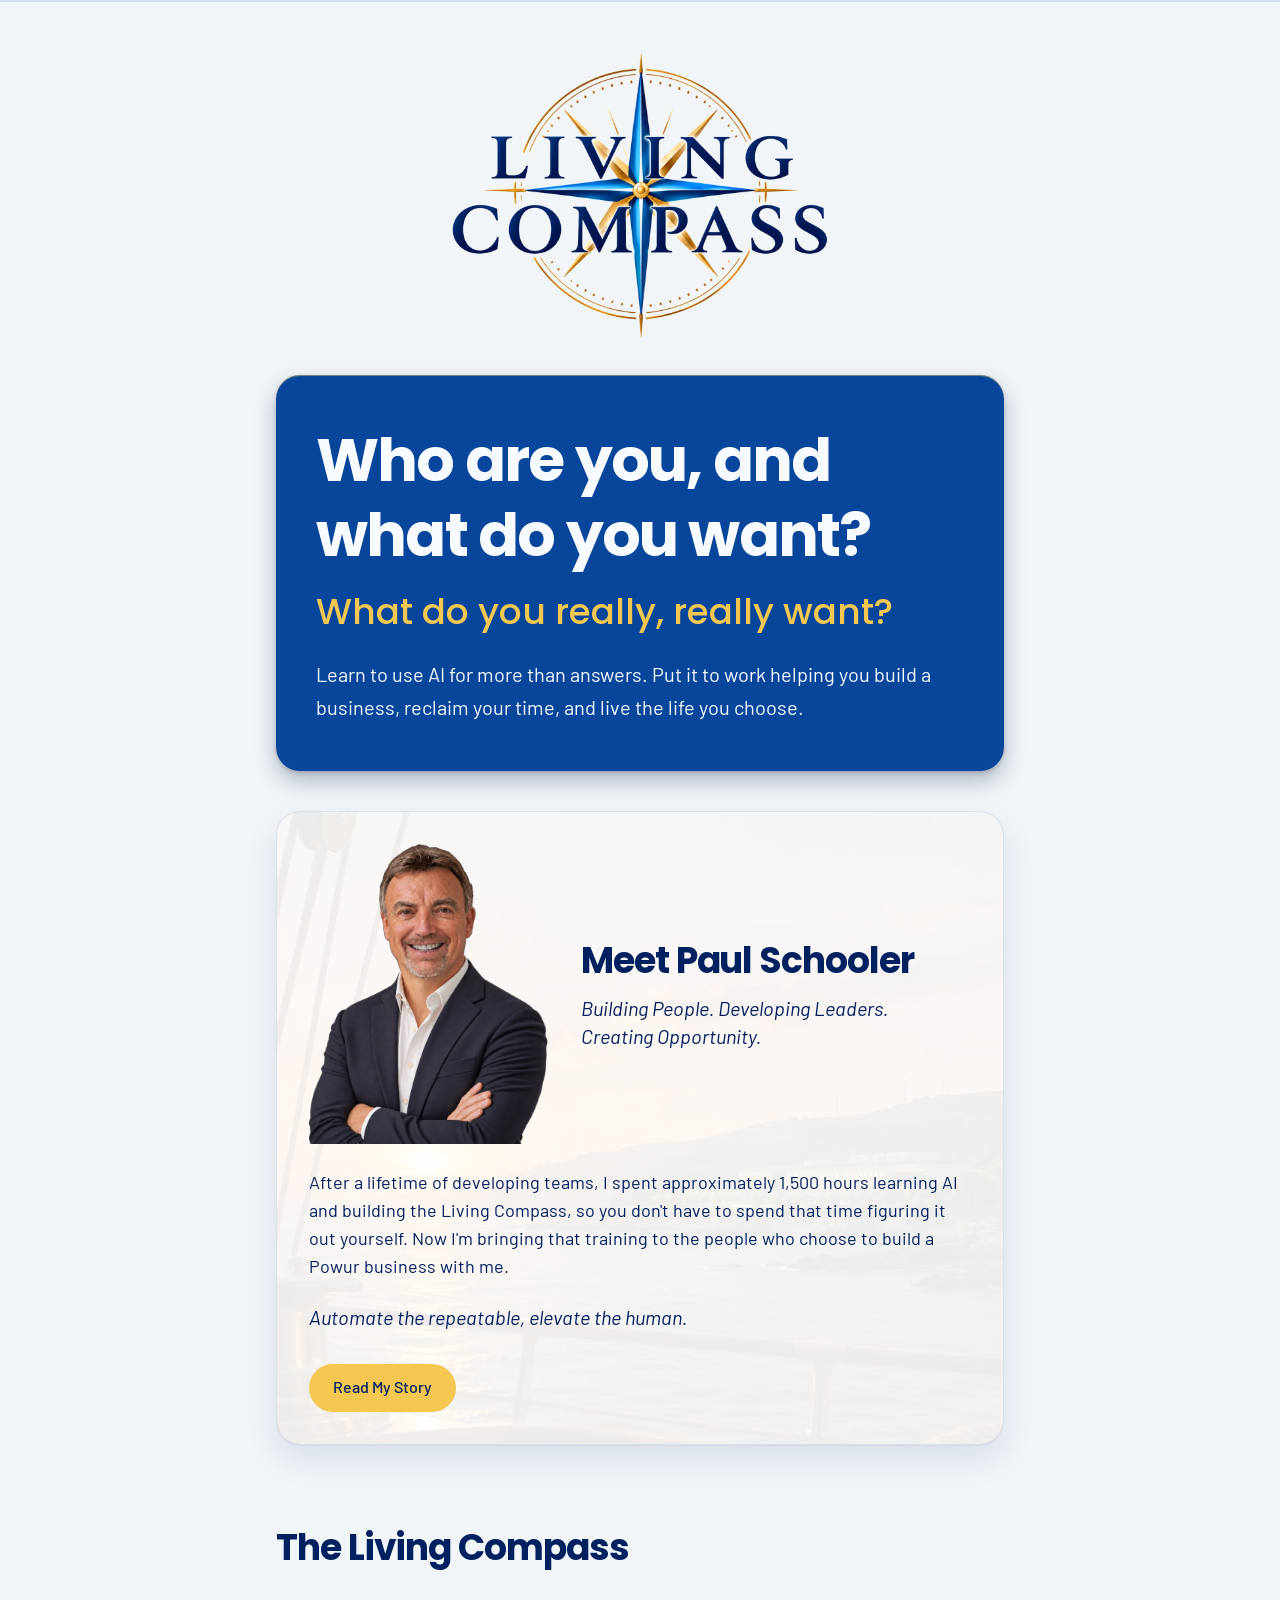
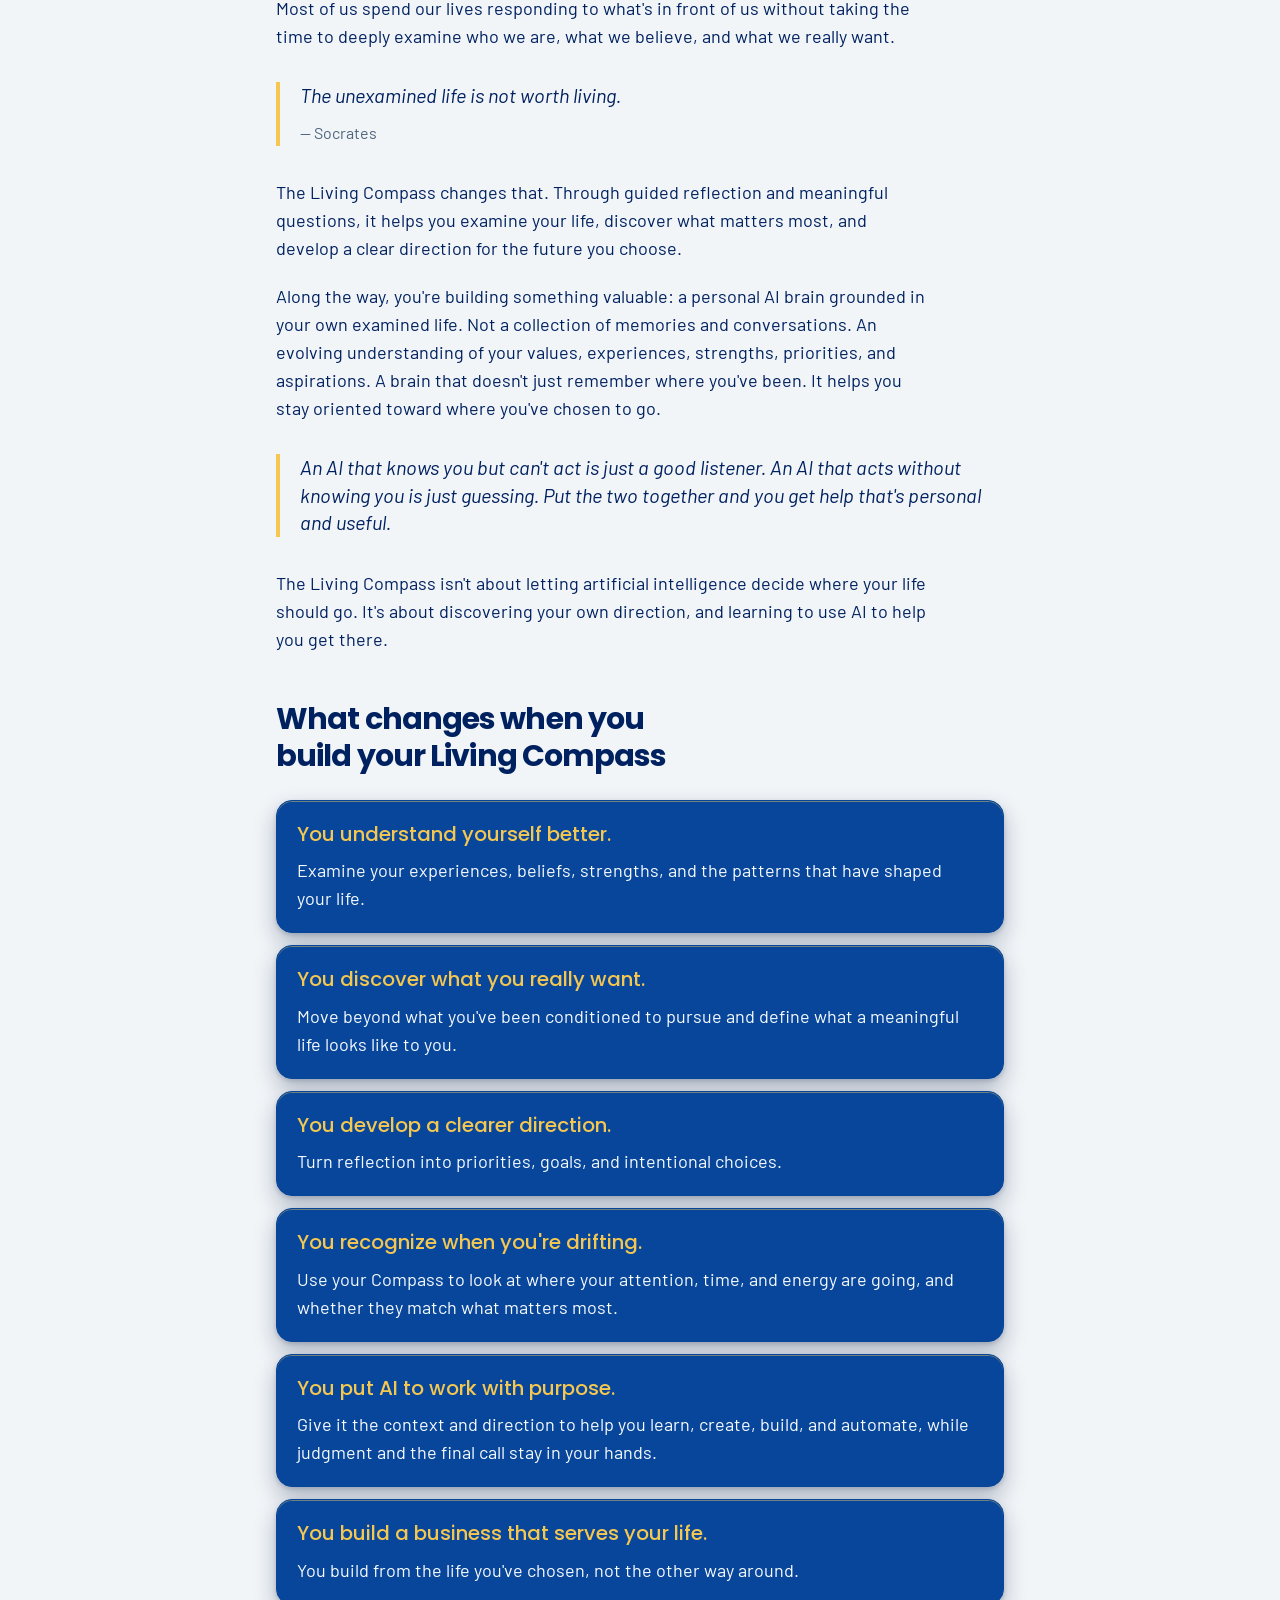
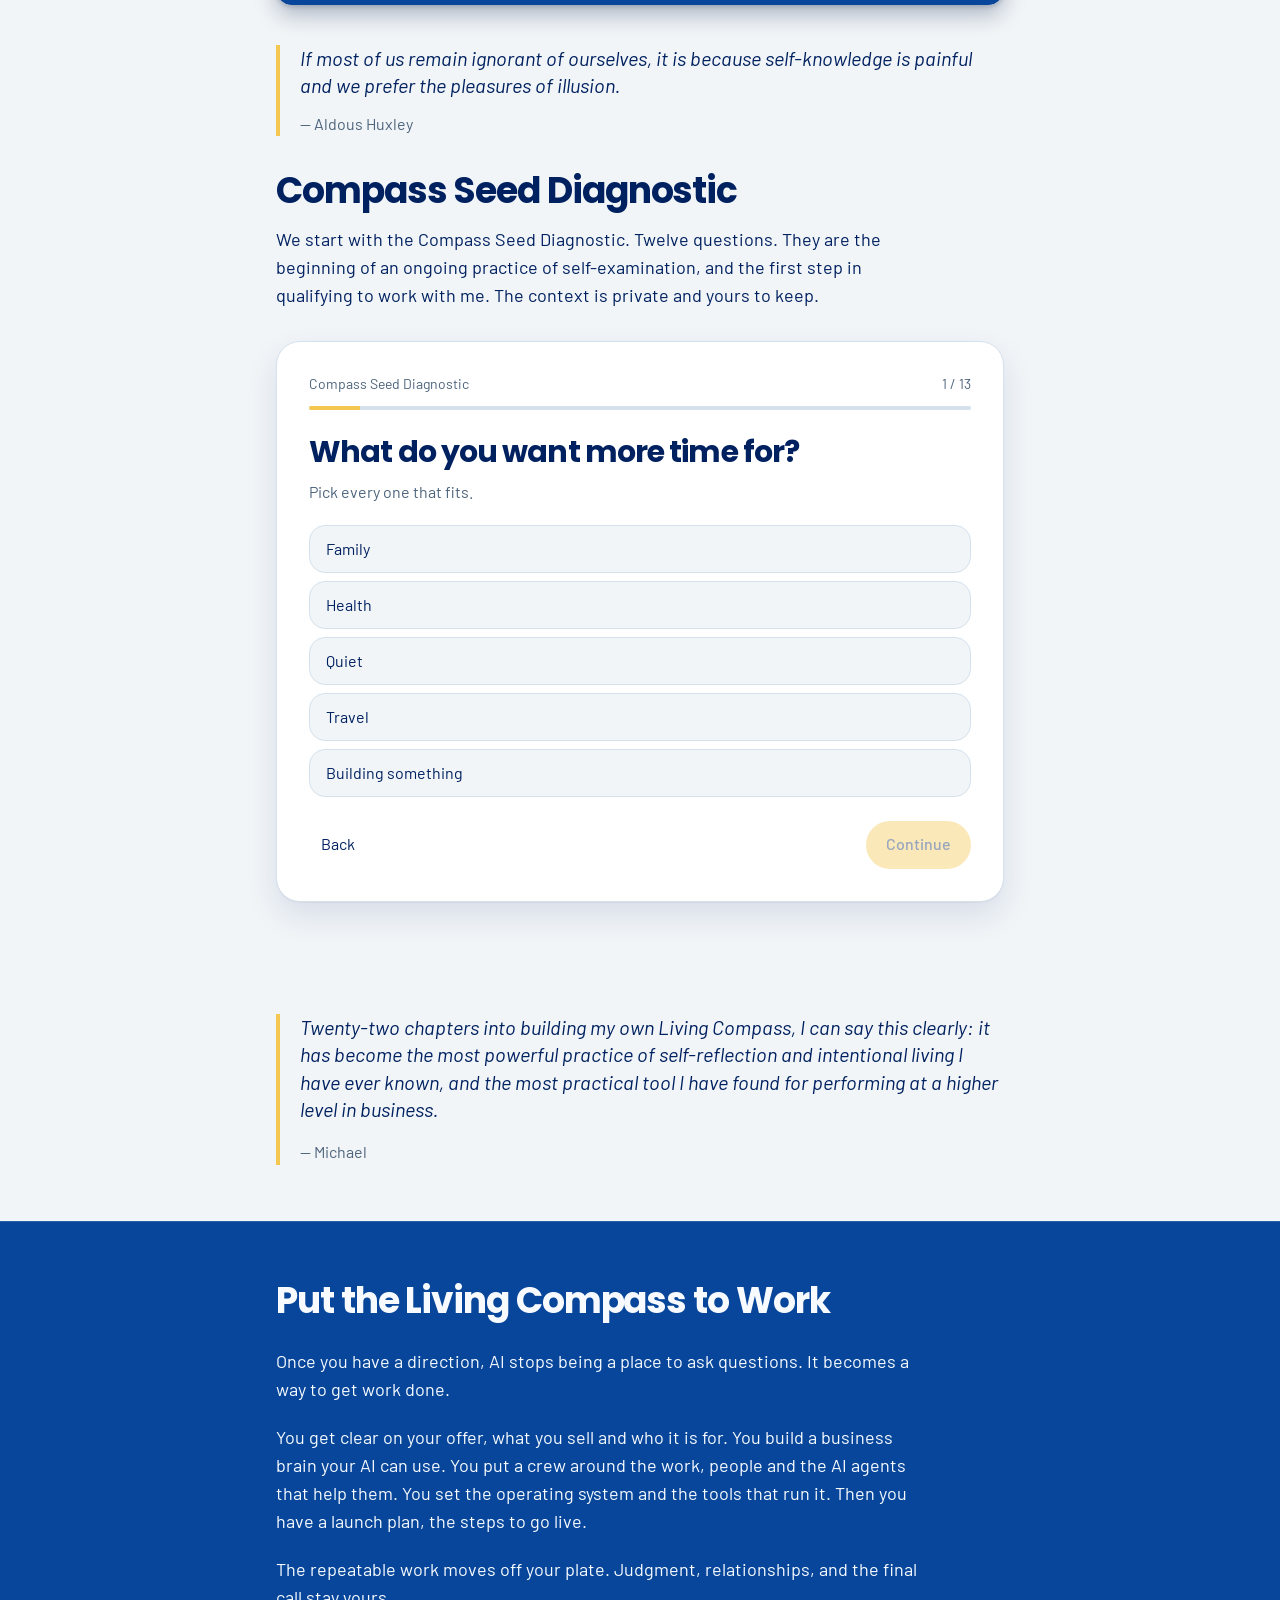
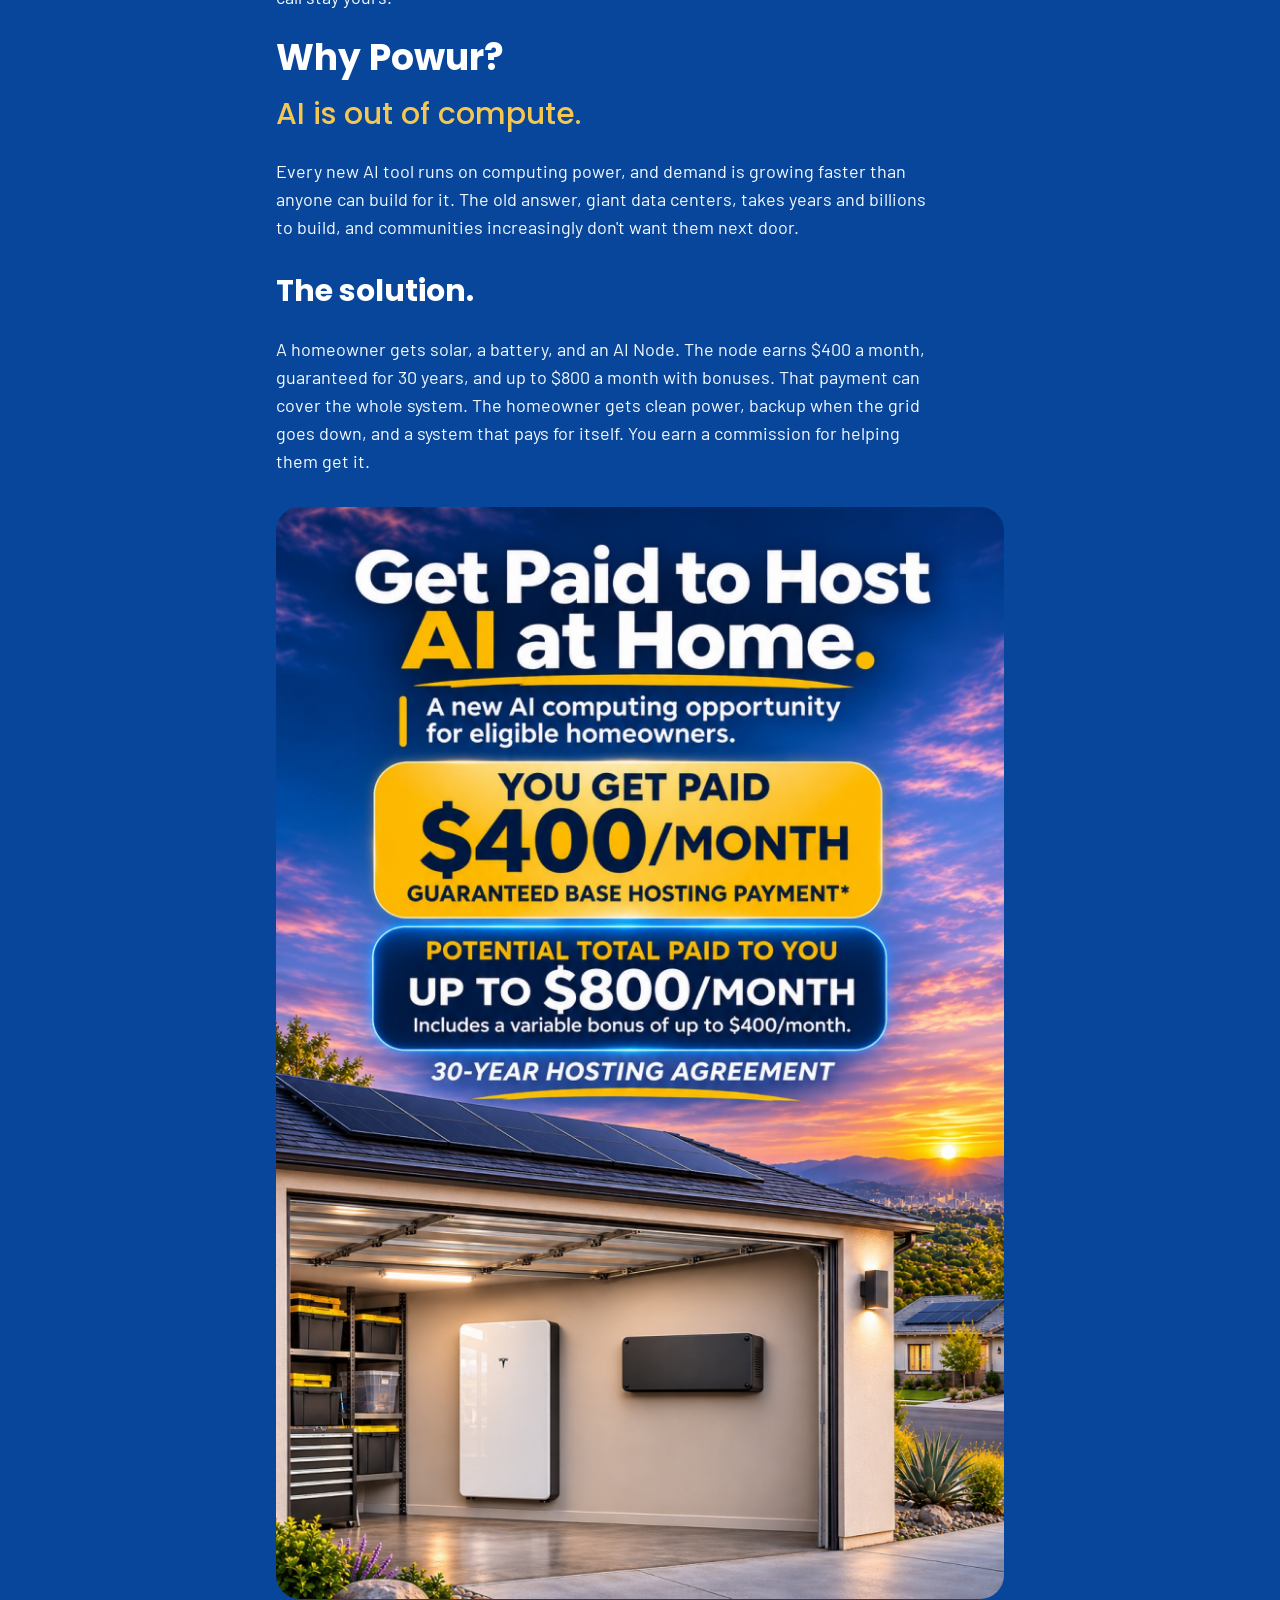
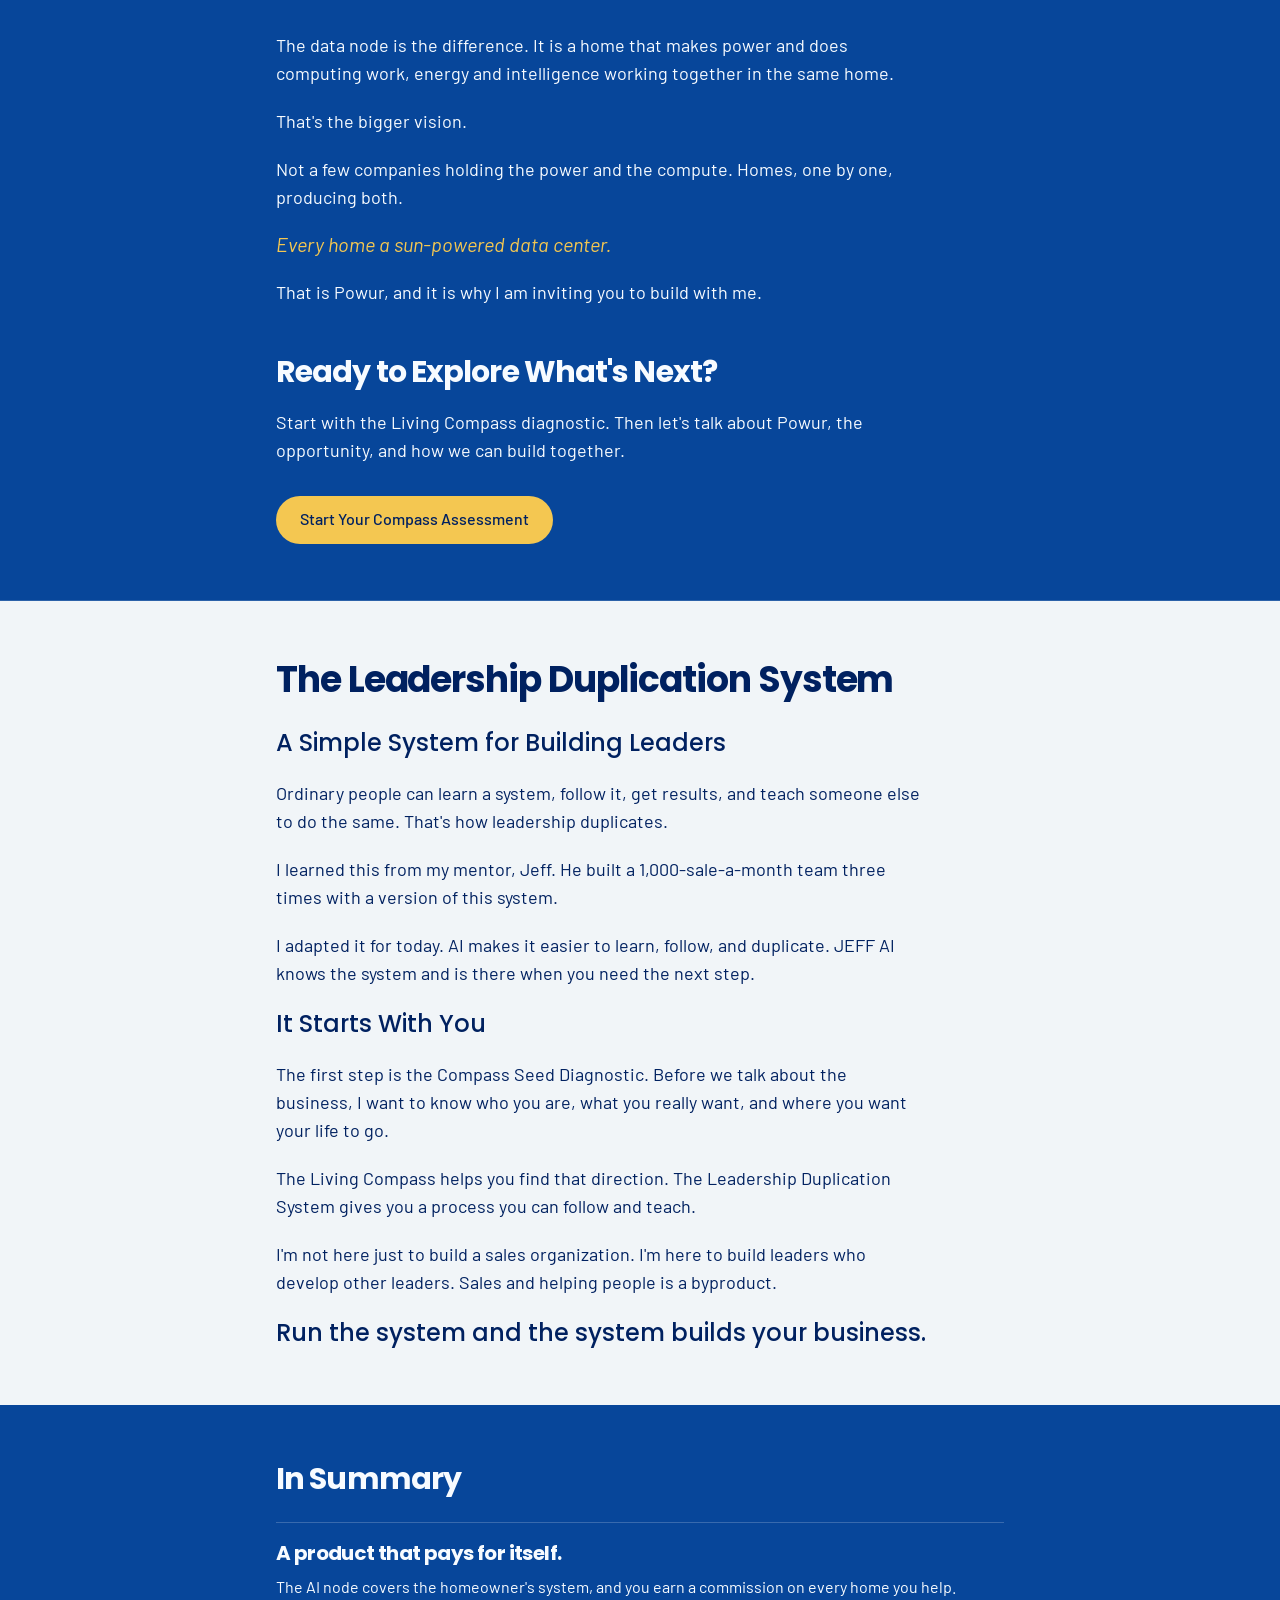
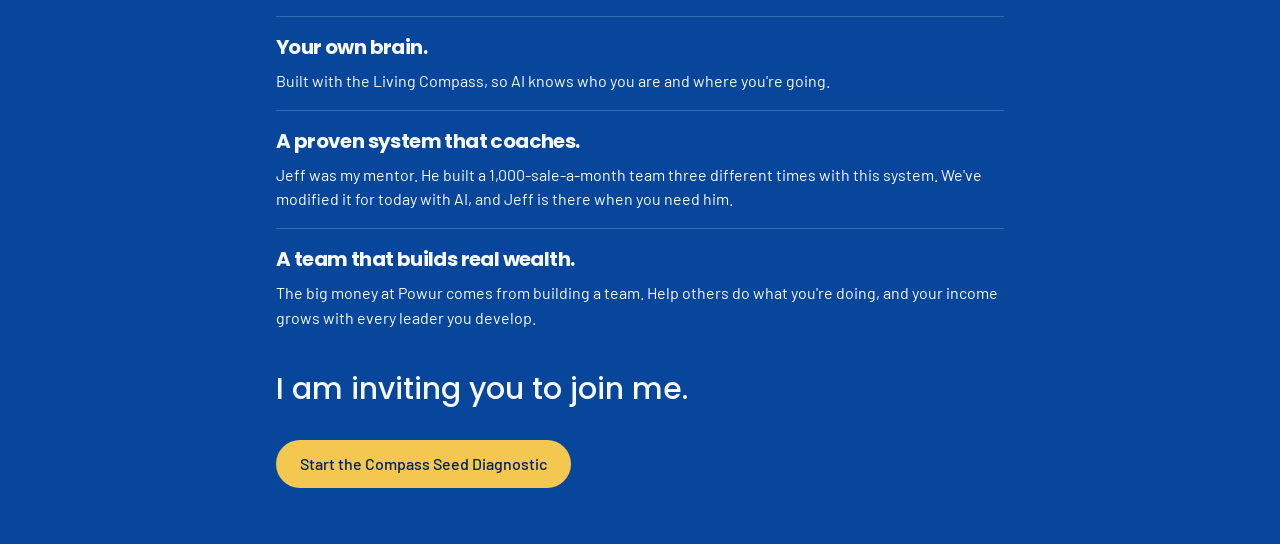
<file: index.html>
<!-- Edit the words in this file. Questions for the diagnostic are in diagnostic.js. -->
<!DOCTYPE html>
<html lang="en" class="antialiased">
<head>
<meta name="twitter:card" content="summary_large_image">
<meta property="og:title" content="Living Compass">
<meta property="og:image" content="https://living-compass.netlify.app/og.jpg">
<meta property="og:image:width" content="1200">
<meta property="og:image:height" content="630">
<meta charSet="utf-8"/>
<meta name="viewport" content="width=device-width, initial-scale=1"/>
<link rel="preload" as="image" href="/living-compass-mark.png"/>
<link rel="preload" as="image" href="/meet-paul.jpg"/>
<link rel="preload" as="image" href="/paul-schooler-2026.svg"/>
<link rel="preload" as="image" href="/powur-ai-node.jpg"/>
<link rel="stylesheet" href="/assets/styles-CDGmD39O.css" data-precedence="default"/>
<title>Living Compass</title>
<meta name="description" content="Who are you, and what do you want? A personal brain, a life you choose, and an invitation to build with Powur."/>
<meta name="theme-color" content="#1a3c34"/>
<link rel="icon" type="image/svg+xml" href="/favicon.svg"/>
<meta name="apple-mobile-web-app-title" content="Living Compass">
<meta name="apple-mobile-web-app-status-bar-style" content="black">
</head>
<body>
<!--$-->
<div id="top" class="min-h-dvh bg-paper text-ink">
<div class="pointer-events-none fixed inset-x-0 top-0 z-50 h-0.5 bg-line" aria-hidden="true">
<div class="h-full w-full origin-left bg-sun" style="transform:scaleX(0)">
</div>
</div>
<main>
<section class="mx-auto max-w-3xl px-5 pt-8 pb-4 sm:pt-12">
<img src="/living-compass-mark.png" alt="Living Compass" class="mx-auto mb-8 w-full max-w-sm"/>
<div class="rounded-3xl bg-pine-soft px-6 py-10 text-foam shadow-pine sm:px-10 sm:py-12">
<h1 class="text-5xl leading-tight text-foam sm:text-6xl">Who are you, and what do you want?</h1>
<p class="mt-4 font-display text-3xl leading-tight text-sun sm:text-4xl">What do you really, really want?</p>
<p class="mt-6 max-w-prose text-xl leading-relaxed text-foam">Learn to use AI for more than answers. Put it to work helping you build a business, reclaim your time, and live the life you choose.</p>
</div>
</section>
<section class="mx-auto max-w-3xl px-5 py-6" aria-label="Meet Paul Schooler">
<div class="relative overflow-hidden rounded-3xl border border-line bg-cream px-5 py-8 shadow-lift sm:px-8">
<img src="/meet-paul.jpg" alt="" class="pointer-events-none absolute inset-0 size-full object-cover object-[center_30%] opacity-40"/>
<div class="absolute inset-0 bg-cream/80">
</div>
<div class="relative">
<div class="flex flex-col items-center gap-5 sm:flex-row sm:items-center sm:gap-8">
<img src="/paul-schooler-2026.svg" alt="Paul Schooler" width="640" height="800" class="w-56 shrink-0 sm:w-60"/>
<div>
<h2 class="text-4xl leading-tight">Meet Paul Schooler</h2>
<p class="mt-3 font-sans text-xl leading-snug text-ink italic">Building People. Developing Leaders. Creating Opportunity.</p>
</div>
</div>
<p class="mt-6 max-w-prose text-lg">After a lifetime of developing teams, I spent approximately 1,500 hours learning AI and building the Living Compass, so you don&#x27;t have to spend that time figuring it out yourself. Now I&#x27;m bringing that training to the people who choose to build a Powur business with me.</p>
<p class="mt-6 font-sans text-xl leading-snug text-ink italic">Automate the repeatable, elevate the human.</p>
<a class='mt-8 inline-flex min-h-12 items-center justify-center rounded-full bg-sun px-6 font-medium text-pine' href='/story'>Read My Story</a>
</div>
</div>
</section>
<section id="compass" class="scroll-mt-6 mx-auto max-w-3xl px-5 pt-14 pb-0">
<h2 class="text-4xl leading-tight">The Living Compass</h2>
<div class="mt-6 max-w-prose space-y-5 text-lg">
<p>Most of us spend our lives responding to what&#x27;s in front of us without taking the time to deeply examine who we are, what we believe, and what we really want.</p>
</div>
<figure class="mt-8 border-l-4 border-sun pl-5">
<blockquote class="font-sans text-xl leading-snug italic">The unexamined life is not worth living.</blockquote>
<figcaption class="mt-3 text-muted">— Socrates</figcaption>
</figure>
<div class="mt-8 max-w-prose space-y-5 text-lg">
<p>The Living Compass changes that. Through guided reflection and meaningful questions, it helps you examine your life, discover what matters most, and develop a clear direction for the future you choose.</p>
<p>Along the way, you&#x27;re building something valuable: a personal AI brain grounded in your own examined life. Not a collection of memories and conversations. An evolving understanding of your values, experiences, strengths, priorities, and aspirations. A brain that doesn&#x27;t just remember where you&#x27;ve been. It helps you stay oriented toward where you&#x27;ve chosen to go.</p>
</div>
<figure class="mt-8 border-l-4 border-sun pl-5">
<blockquote class="font-sans text-xl leading-snug italic">An AI that knows you but can&#x27;t act is just a good listener. An AI that acts without knowing you is just guessing. Put the two together and you get help that&#x27;s personal and useful.</blockquote>
</figure>
<div class="mt-8 max-w-prose space-y-5 text-lg">
<p>The Living Compass isn&#x27;t about letting artificial intelligence decide where your life should go. It&#x27;s about discovering your own direction, and learning to use AI to help you get there.</p>
</div>
<h3 class="mt-12 text-3xl leading-tight">What changes when you build your Living Compass</h3>
<ul class="mt-6 grid gap-3">
<li class="rounded-2xl border border-pine-soft bg-pine-soft p-5 shadow-pine">
<p class="font-display text-xl leading-snug text-sun">You understand yourself better.</p>
<p class="mt-2 text-lg text-foam">Examine your experiences, beliefs, strengths, and the patterns that have shaped your life.</p>
</li>
<li class="rounded-2xl border border-pine-soft bg-pine-soft p-5 shadow-pine">
<p class="font-display text-xl leading-snug text-sun">You discover what you really want.</p>
<p class="mt-2 text-lg text-foam">Move beyond what you&#x27;ve been conditioned to pursue and define what a meaningful life looks like to you.</p>
</li>
<li class="rounded-2xl border border-pine-soft bg-pine-soft p-5 shadow-pine">
<p class="font-display text-xl leading-snug text-sun">You develop a clearer direction.</p>
<p class="mt-2 text-lg text-foam">Turn reflection into priorities, goals, and intentional choices.</p>
</li>
<li class="rounded-2xl border border-pine-soft bg-pine-soft p-5 shadow-pine">
<p class="font-display text-xl leading-snug text-sun">You recognize when you&#x27;re drifting.</p>
<p class="mt-2 text-lg text-foam">Use your Compass to look at where your attention, time, and energy are going, and whether they match what matters most.</p>
</li>
<li class="rounded-2xl border border-pine-soft bg-pine-soft p-5 shadow-pine">
<p class="font-display text-xl leading-snug text-sun">You put AI to work with purpose.</p>
<p class="mt-2 text-lg text-foam">Give it the context and direction to help you learn, create, build, and automate, while judgment and the final call stay in your hands.</p>
</li>
<li class="rounded-2xl border border-pine-soft bg-pine-soft p-5 shadow-pine">
<p class="font-display text-xl leading-snug text-sun">You build a business that serves your life.</p>
<p class="mt-2 text-lg text-foam">You build from the life you&#x27;ve chosen, not the other way around.</p>
</li>
</ul>
<figure class="mt-10 border-l-4 border-sun pl-5">
<blockquote class="font-sans text-xl leading-snug italic">If most of us remain ignorant of ourselves, it is because self-knowledge is painful and we prefer the pleasures of illusion.</blockquote>
<figcaption class="mt-3 text-muted">— Aldous Huxley</figcaption>
</figure>
</section>
<section id="check" class="scroll-mt-6">
<div class="mx-auto max-w-3xl px-5 pt-8 pb-14">
<h2 class="text-4xl leading-tight">Compass Seed Diagnostic</h2>
<div class="mt-3 max-w-prose space-y-4 text-lg">
<p>We start with the Compass Seed Diagnostic. Twelve questions. They are the beginning of an ongoing practice of self-examination, and the first step in qualifying to work with me. The context is private and yours to keep.</p>
</div>
<div class="mt-8 text-ink" id="diagnostic">
</div>
</div>
</section>
<section class="mx-auto max-w-3xl px-5 py-14">
<figure class="border-l-4 border-sun pl-5">
<blockquote class="font-sans text-xl leading-snug italic">Twenty-two chapters into building my own Living Compass, I can say this clearly: it has become the most powerful practice of self-reflection and intentional living I have ever known, and the most practical tool I have found for performing at a higher level in business.</blockquote>
<figcaption class="mt-4 text-muted">— Michael</figcaption>
</figure>
</section>
<section id="powur" class="scroll-mt-6 border-y border-white/15 bg-pine-soft text-foam">
<div class="mx-auto max-w-3xl px-5 py-14">
<h2 class="text-4xl leading-tight">Put the Living Compass to Work</h2>
<div class="mt-6 max-w-prose space-y-5 text-lg">
<p>Once you have a direction, AI stops being a place to ask questions. It becomes a way to get work done.</p>
<p>You get clear on your offer, what you sell and who it is for. You build a business brain your AI can use. You put a crew around the work, people and the AI agents that help them. You set the operating system and the tools that run it. Then you have a launch plan, the steps to go live.</p>
<p>The repeatable work moves off your plate. Judgment, relationships, and the final call stay yours.</p>
</div>
<p class="mt-6 font-display text-4xl leading-tight text-white" style="font-weight:700">Why Powur?</p>
<p class="mt-4 font-display text-3xl leading-tight text-sun">AI is out of compute.</p>
<p class="mt-6 max-w-prose text-lg">Every new AI tool runs on computing power, and demand is growing faster than anyone can build for it. The old answer, giant data centers, takes years and billions to build, and communities increasingly don't want them next door.</p>
<p class="mt-8 font-display text-3xl leading-tight text-white" style="font-weight:700">The solution.</p>
<p class="mt-6 max-w-prose text-lg">A homeowner gets solar, a battery, and an AI Node. The node earns $400 a month, guaranteed for 30 years, and up to $800 a month with bonuses. That payment can cover the whole system. The homeowner gets clean power, backup when the grid goes down, and a system that pays for itself. You earn a commission for helping them get it.</p>
<img src="/powur-ai-node.jpg" alt="Get paid to host AI at home. $400 a month guaranteed base hosting payment. Up to $800 a month, including a variable bonus of up to $400. 30-year hosting agreement." class="mt-8 w-full rounded-3xl"/>
<div class="mt-8 max-w-prose space-y-5 text-lg">
<p>The data node is the difference. It is a home that makes power and does computing work, energy and intelligence working together in the same home.</p>
<p>That&#x27;s the bigger vision.</p>
<p>Not a few companies holding the power and the compute. Homes, one by one, producing both.</p>
<p class="font-sans text-xl leading-snug italic text-sun">Every home a sun-powered data center.</p>
<p>That is Powur, and it is why I am inviting you to build with me.</p>
</div>
<h3 class="mt-12 text-3xl leading-tight">Ready to Explore What&#x27;s Next?</h3>
<p class="mt-4 max-w-prose text-lg">Start with the Living Compass diagnostic. Then let&#x27;s talk about Powur, the opportunity, and how we can build together.</p>
<a href="#check" class="mt-8 inline-flex min-h-12 items-center justify-center rounded-full bg-sun px-6 font-medium text-pine">Start Your Compass Assessment</a>
</div>
</section>
<section>
<div class="mx-auto max-w-3xl px-5 py-14">
<h3 class="text-4xl leading-tight">The Leadership Duplication System</h3>
<div class="mt-6 max-w-prose space-y-5 text-lg">
<p class="font-display text-2xl leading-snug">A Simple System for Building Leaders</p>
<p>Ordinary people can learn a system, follow it, get results, and teach someone else to do the same. That&#x27;s how leadership duplicates.</p>
<p>I learned this from my mentor, Jeff. He built a 1,000-sale-a-month team three times with a version of this system.</p>
<p>I adapted it for today. AI makes it easier to learn, follow, and duplicate. JEFF AI knows the system and is there when you need the next step.</p>
<p class="font-display text-2xl leading-snug">It Starts With You</p>
<p>The first step is the Compass Seed Diagnostic. Before we talk about the business, I want to know who you are, what you really want, and where you want your life to go.</p>
<p>The Living Compass helps you find that direction. The Leadership Duplication System gives you a process you can follow and teach.</p>
<p>I&#x27;m not here just to build a sales organization. I&#x27;m here to build leaders who develop other leaders. Sales and helping people is a byproduct.</p>
<p class="font-display text-2xl leading-snug text-ink">Run the system and the system builds your business.</p>
</div>
</div>
<div id="summary" class="scroll-mt-6 bg-pine-soft text-foam">
<div class="mx-auto max-w-3xl px-5 py-14">
<h3 class="text-3xl leading-tight text-foam">In Summary</h3>
<ul class="mt-6 grid gap-4">
<li class="border-t border-foam/20 pt-4">
<h4 class="text-xl text-foam">A product that pays for itself.</h4>
<p class="mt-2 text-foam">The AI node covers the homeowner&#x27;s system, and you earn a commission on every home you help.</p>
</li>
<li class="border-t border-foam/20 pt-4">
<h4 class="text-xl text-foam">Your own brain.</h4>
<p class="mt-2 text-foam">Built with the Living Compass, so AI knows who you are and where you&#x27;re going.</p>
</li>
<li class="border-t border-foam/20 pt-4">
<h4 class="text-xl text-foam">A proven system that coaches.</h4>
<p class="mt-2 text-foam">Jeff was my mentor. He built a 1,000-sale-a-month team three different times with this system. We&#x27;ve modified it for today with AI, and Jeff is there when you need him.</p>
</li>
<li class="border-t border-foam/20 pt-4">
<h4 class="text-xl text-foam">A team that builds real wealth.</h4>
<p class="mt-2 text-foam">The big money at Powur comes from building a team. Help others do what you&#x27;re doing, and your income grows with every leader you develop.</p>
</li>
</ul>
<p class="mt-10 font-display text-3xl leading-tight text-foam">I am inviting you to join me.</p>
<div class="mt-8">
<a href="#check" class="inline-flex min-h-12 items-center justify-center rounded-full bg-sun px-6 font-medium text-pine">Start the Compass Seed Diagnostic</a>
</div>
</div>
</div>
</section>
</main>
</div>
<!--/$-->
<script src="/diagnostic.js">
</script>
</body>
</html>
</file>
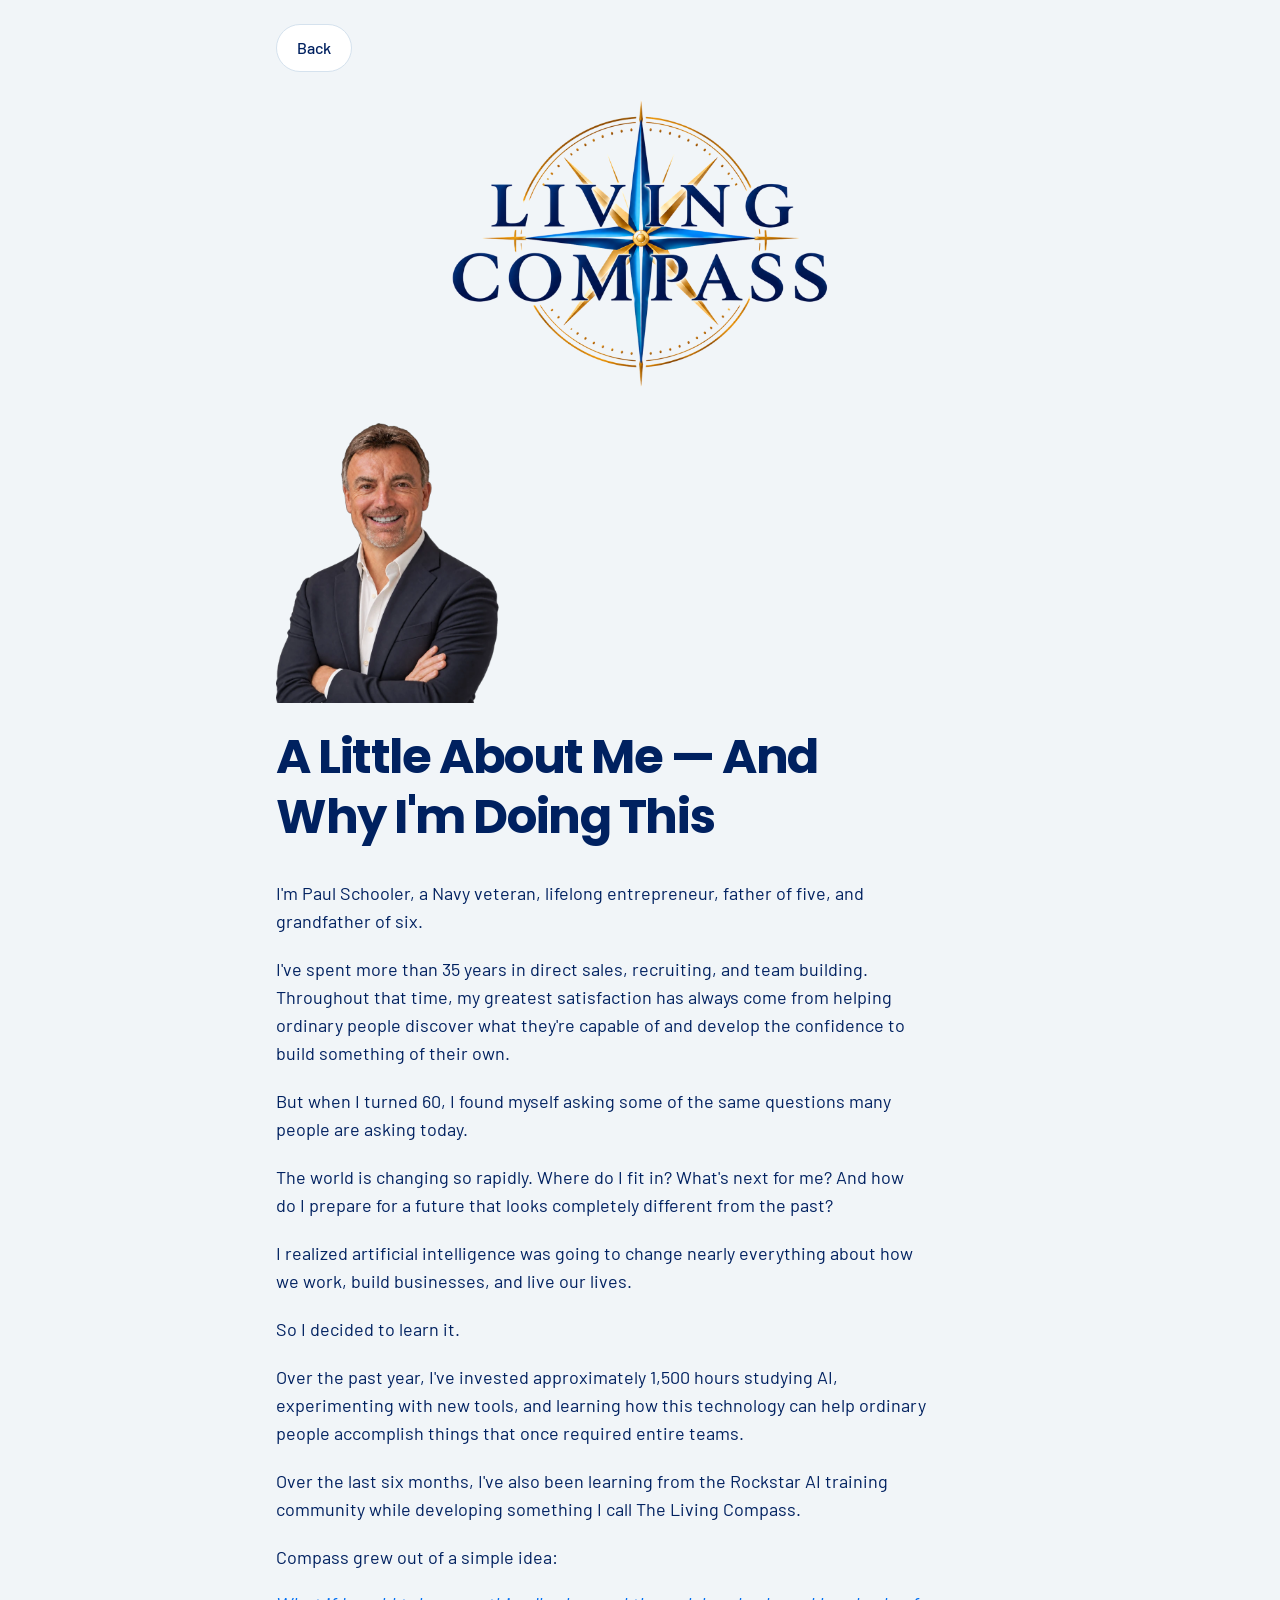
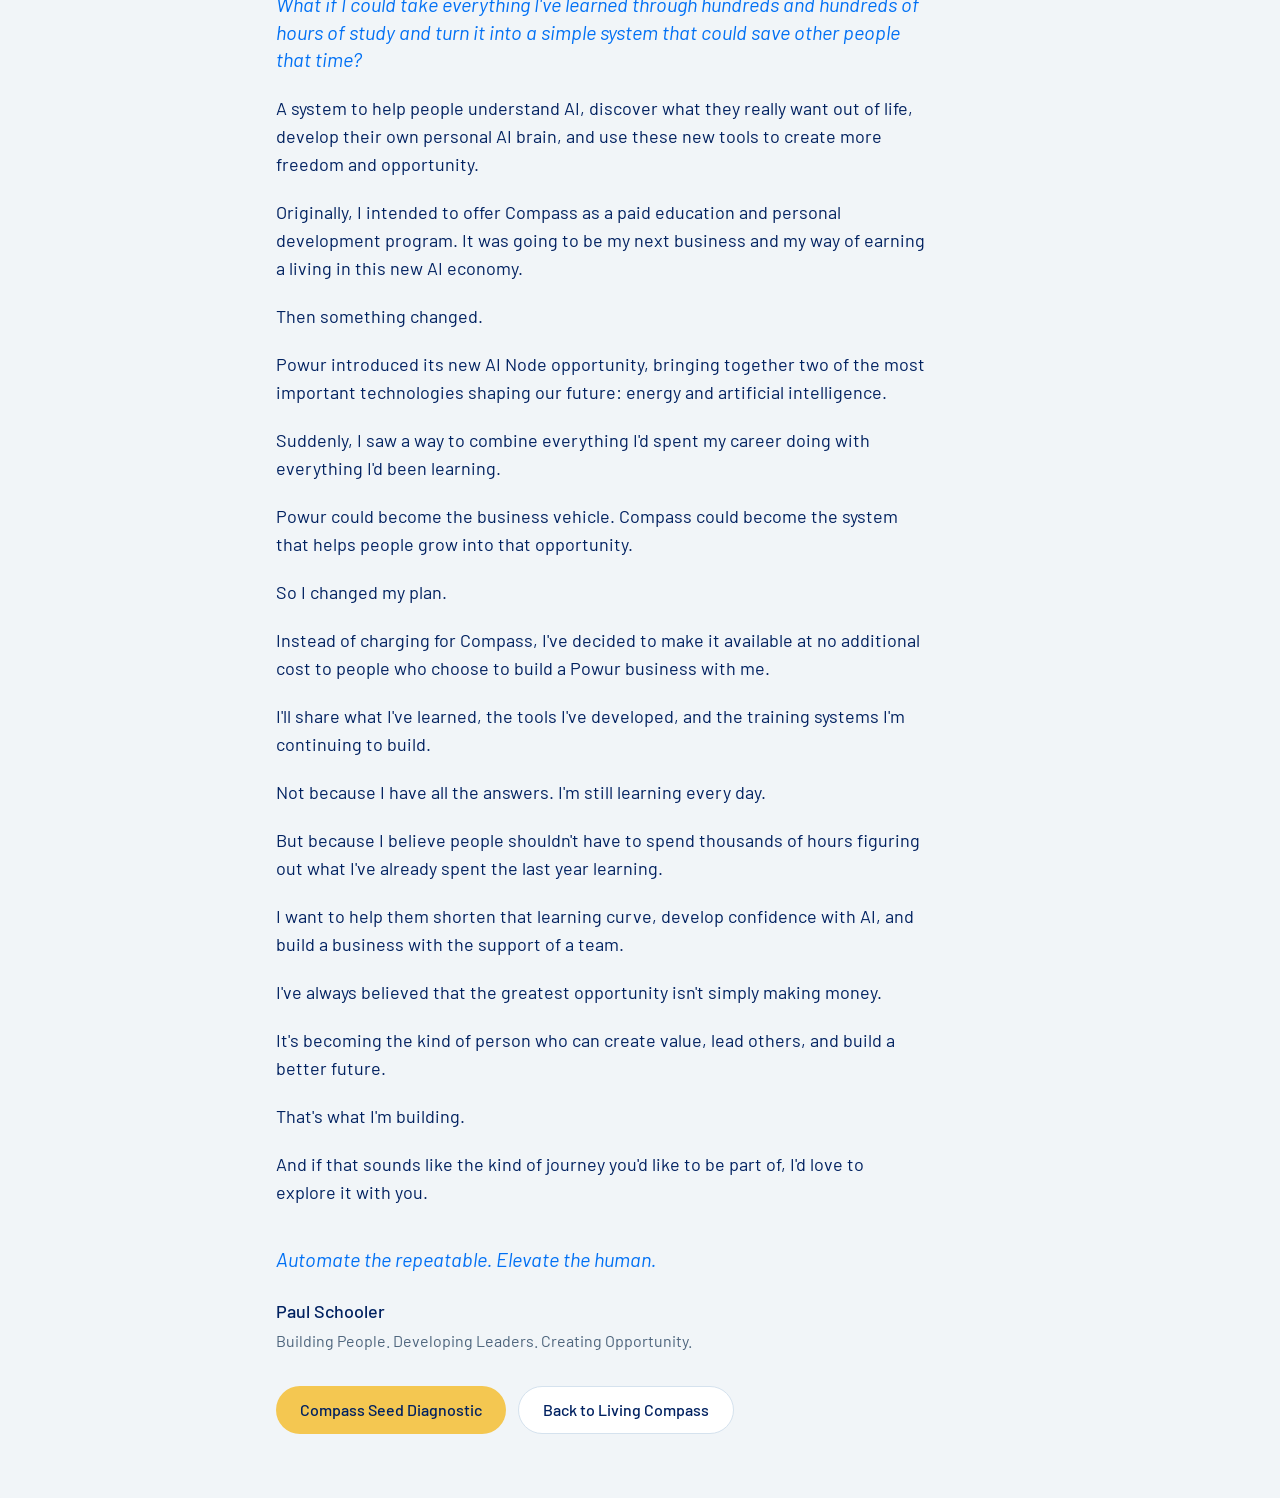
<file: story.html>
<!-- Full story. The sales page links here. -->
<!DOCTYPE html>
<html lang="en" class="antialiased">
<head>
<meta name="twitter:card" content="summary_large_image">
<meta property="og:title" content="Living Compass">
<meta property="og:image" content="https://living-compass.netlify.app/og.jpg">
<meta property="og:image:width" content="1200">
<meta property="og:image:height" content="630">
<meta charSet="utf-8"/>
<meta name="viewport" content="width=device-width, initial-scale=1"/>
<link rel="preload" as="image" href="/living-compass-mark.png"/>
<link rel="preload" as="image" href="/paul-schooler-2026.svg"/>
<link rel="stylesheet" href="/assets/styles-CDGmD39O.css" data-precedence="default"/>
<title>A Little About Me — Paul Schooler</title>
<meta name="description" content="Who are you, and what do you want? A personal brain, a life you choose, and an invitation to build with Powur."/>
<meta name="theme-color" content="#1a3c34"/>
<link rel="icon" type="image/svg+xml" href="/favicon.svg"/>
<meta name="apple-mobile-web-app-title" content="Living Compass">
<meta name="apple-mobile-web-app-status-bar-style" content="black">
</head>
<body>
<!--$-->
<div class="min-h-dvh bg-paper text-ink">
<main class="mx-auto max-w-3xl px-5 pt-6 pb-16">
<a class="inline-flex min-h-12 items-center justify-center rounded-full border border-line bg-cream px-5 font-medium" href="/">Back</a>
<a class="mx-auto mb-8 mt-6 block w-full max-w-sm" href="/">
<img src="/living-compass-mark.png" alt="Living Compass" class="w-full"/>
</a>
<img src="/paul-schooler-2026.svg" alt="Paul Schooler" width="640" height="800" class="mt-8 w-56"/>
<h1 class="mt-6 text-4xl leading-tight sm:text-5xl">A Little About Me — And Why I&#x27;m Doing This</h1>
<div class="mt-8 max-w-prose space-y-5 text-lg">
<p>I&#x27;m Paul Schooler, a Navy veteran, lifelong entrepreneur, father of five, and grandfather of six.</p>
<p>I&#x27;ve spent more than 35 years in direct sales, recruiting, and team building. Throughout that time, my greatest satisfaction has always come from helping ordinary people discover what they&#x27;re capable of and develop the confidence to build something of their own.</p>
<p>But when I turned 60, I found myself asking some of the same questions many people are asking today.</p>
<p>The world is changing so rapidly. Where do I fit in? What&#x27;s next for me? And how do I prepare for a future that looks completely different from the past?</p>
<p>I realized artificial intelligence was going to change nearly everything about how we work, build businesses, and live our lives.</p>
<p>So I decided to learn it.</p>
<p>Over the past year, I&#x27;ve invested approximately 1,500 hours studying AI, experimenting with new tools, and learning how this technology can help ordinary people accomplish things that once required entire teams.</p>
<p>Over the last six months, I&#x27;ve also been learning from the Rockstar AI training community while developing something I call The Living Compass.</p>
<p>Compass grew out of a simple idea:</p>
<p class="font-sans text-xl leading-snug text-royal italic">What if I could take everything I&#x27;ve learned through hundreds and hundreds of hours of study and turn it into a simple system that could save other people that time?</p>
<p>A system to help people understand AI, discover what they really want out of life, develop their own personal AI brain, and use these new tools to create more freedom and opportunity.</p>
<p>Originally, I intended to offer Compass as a paid education and personal development program. It was going to be my next business and my way of earning a living in this new AI economy.</p>
<p>Then something changed.</p>
<p>Powur introduced its new AI Node opportunity, bringing together two of the most important technologies shaping our future: energy and artificial intelligence.</p>
<p>Suddenly, I saw a way to combine everything I&#x27;d spent my career doing with everything I&#x27;d been learning.</p>
<p>Powur could become the business vehicle. Compass could become the system that helps people grow into that opportunity.</p>
<p>So I changed my plan.</p>
<p>Instead of charging for Compass, I&#x27;ve decided to make it available at no additional cost to people who choose to build a Powur business with me.</p>
<p>I&#x27;ll share what I&#x27;ve learned, the tools I&#x27;ve developed, and the training systems I&#x27;m continuing to build.</p>
<p>Not because I have all the answers. I&#x27;m still learning every day.</p>
<p>But because I believe people shouldn&#x27;t have to spend thousands of hours figuring out what I&#x27;ve already spent the last year learning.</p>
<p>I want to help them shorten that learning curve, develop confidence with AI, and build a business with the support of a team.</p>
<p>I&#x27;ve always believed that the greatest opportunity isn&#x27;t simply making money.</p>
<p>It&#x27;s becoming the kind of person who can create value, lead others, and build a better future.</p>
<p>That&#x27;s what I&#x27;m building.</p>
<p>And if that sounds like the kind of journey you&#x27;d like to be part of, I&#x27;d love to explore it with you.</p>
</div>
<p class="mt-10 font-sans text-xl leading-snug text-royal italic">Automate the repeatable. Elevate the human.</p>
<p class="mt-6 text-lg font-medium">Paul Schooler</p>
<p class="mt-1 text-muted">Building People. Developing Leaders. Creating Opportunity.</p>
<div class="mt-8 flex flex-col gap-3 sm:flex-row">
<a class="inline-flex min-h-12 items-center justify-center rounded-full bg-sun px-6 font-medium text-pine" href="/#check">Compass Seed Diagnostic</a>
<a class="inline-flex min-h-12 items-center justify-center rounded-full border border-line bg-cream px-6 font-medium" href="/">Back to Living Compass</a>
</div>
</main>
</div>
<!--/$-->
</body>
</html>
</file>
<file: assets/styles-CDGmD39O.css>
/*! tailwindcss v4.3.3 | MIT License | https://tailwindcss.com */
@layer properties{@supports (((-webkit-hyphens:none)) and (not (margin-trim:inline))) or ((-moz-orient:inline) and (not (color:rgb(from red r g b)))){*,:before,:after,::backdrop{--tw-scale-x:1;--tw-scale-y:1;--tw-scale-z:1;--tw-rotate-x:initial;--tw-rotate-y:initial;--tw-rotate-z:initial;--tw-skew-x:initial;--tw-skew-y:initial;--tw-space-y-reverse:0;--tw-border-style:solid;--tw-leading:initial;--tw-font-weight:initial;--tw-tracking:initial;--tw-ordinal:initial;--tw-slashed-zero:initial;--tw-numeric-figure:initial;--tw-numeric-spacing:initial;--tw-numeric-fraction:initial;--tw-shadow:0 0 #0000;--tw-shadow-color:initial;--tw-shadow-alpha:100%;--tw-inset-shadow:0 0 #0000;--tw-inset-shadow-color:initial;--tw-inset-shadow-alpha:100%;--tw-ring-color:initial;--tw-ring-shadow:0 0 #0000;--tw-inset-ring-color:initial;--tw-inset-ring-shadow:0 0 #0000;--tw-ring-inset:initial;--tw-ring-offset-width:0px;--tw-ring-offset-color:#fff;--tw-ring-offset-shadow:0 0 #0000;--tw-outline-style:solid;--tw-blur:initial;--tw-brightness:initial;--tw-contrast:initial;--tw-grayscale:initial;--tw-hue-rotate:initial;--tw-invert:initial;--tw-opacity:initial;--tw-saturate:initial;--tw-sepia:initial;--tw-drop-shadow:initial;--tw-drop-shadow-color:initial;--tw-drop-shadow-alpha:100%;--tw-drop-shadow-size:initial;--tw-duration:initial;--tw-ease:initial;--tw-content:"";--tw-translate-x:0;--tw-translate-y:0;--tw-translate-z:0}}}@font-face{font-family:Poppins;font-style:normal;font-display:swap;font-weight:500;src:url(/assets/poppins-devanagari-500-normal-BIdkeU1p.woff2)format("woff2"),url(/assets/poppins-devanagari-500-normal-DMPDjHtT.woff)format("woff");unicode-range:U+900-97F,U+1CD0-1CF9,U+200C-200D,U+20A8,U+20B9,U+20F0,U+25CC,U+A830-A839,U+A8E0-A8FF,U+11B00-11B09}@font-face{font-family:Poppins;font-style:normal;font-display:swap;font-weight:500;src:url(/assets/poppins-latin-ext-500-normal-CK-6C4Hw.woff2)format("woff2"),url(/assets/poppins-latin-ext-500-normal-CgAe2rWW.woff)format("woff");unicode-range:U+100-2BA,U+2BD-2C5,U+2C7-2CC,U+2CE-2D7,U+2DD-2FF,U+304,U+308,U+329,U+1D00-1DBF,U+1E00-1E9F,U+1EF2-1EFF,U+2020,U+20A0-20AB,U+20AD-20C0,U+2113,U+2C60-2C7F,U+A720-A7FF}@font-face{font-family:Poppins;font-style:normal;font-display:swap;font-weight:500;src:url(/assets/poppins-latin-500-normal-C8OXljZJ.woff2)format("woff2"),url(/assets/poppins-latin-500-normal-DGXqpDMm.woff)format("woff");unicode-range:U+??,U+131,U+152-153,U+2BB-2BC,U+2C6,U+2DA,U+2DC,U+304,U+308,U+329,U+2000-206F,U+20AC,U+2122,U+2191,U+2193,U+2212,U+2215,U+FEFF,U+FFFD}@font-face{font-family:Poppins;font-style:normal;font-display:swap;font-weight:600;src:url(/assets/poppins-devanagari-600-normal-STEjXBNN.woff2)format("woff2"),url(/assets/poppins-devanagari-600-normal-ClASKHrr.woff)format("woff");unicode-range:U+900-97F,U+1CD0-1CF9,U+200C-200D,U+20A8,U+20B9,U+20F0,U+25CC,U+A830-A839,U+A8E0-A8FF,U+11B00-11B09}@font-face{font-family:Poppins;font-style:normal;font-display:swap;font-weight:600;src:url(/assets/poppins-latin-ext-600-normal-CAhIAdZj.woff2)format("woff2"),url(/assets/poppins-latin-ext-600-normal-Df5ffKXP.woff)format("woff");unicode-range:U+100-2BA,U+2BD-2C5,U+2C7-2CC,U+2CE-2D7,U+2DD-2FF,U+304,U+308,U+329,U+1D00-1DBF,U+1E00-1E9F,U+1EF2-1EFF,U+2020,U+20A0-20AB,U+20AD-20C0,U+2113,U+2C60-2C7F,U+A720-A7FF}@font-face{font-family:Poppins;font-style:normal;font-display:swap;font-weight:600;src:url(/assets/poppins-latin-600-normal-zEkxB9Mr.woff2)format("woff2"),url(/assets/poppins-latin-600-normal-BJdTmd5m.woff)format("woff");unicode-range:U+??,U+131,U+152-153,U+2BB-2BC,U+2C6,U+2DA,U+2DC,U+304,U+308,U+329,U+2000-206F,U+20AC,U+2122,U+2191,U+2193,U+2212,U+2215,U+FEFF,U+FFFD}@font-face{font-family:Poppins;font-style:normal;font-display:swap;font-weight:700;src:url(/assets/poppins-devanagari-700-normal-O-jipLrW.woff2)format("woff2"),url(/assets/poppins-devanagari-700-normal-fHs-vx92.woff)format("woff");unicode-range:U+900-97F,U+1CD0-1CF9,U+200C-200D,U+20A8,U+20B9,U+20F0,U+25CC,U+A830-A839,U+A8E0-A8FF,U+11B00-11B09}@font-face{font-family:Poppins;font-style:normal;font-display:swap;font-weight:700;src:url(/assets/poppins-latin-ext-700-normal-cby-RkWa.woff2)format("woff2"),url(/assets/poppins-latin-ext-700-normal-DctTR6Tg.woff)format("woff");unicode-range:U+100-2BA,U+2BD-2C5,U+2C7-2CC,U+2CE-2D7,U+2DD-2FF,U+304,U+308,U+329,U+1D00-1DBF,U+1E00-1E9F,U+1EF2-1EFF,U+2020,U+20A0-20AB,U+20AD-20C0,U+2113,U+2C60-2C7F,U+A720-A7FF}@font-face{font-family:Poppins;font-style:normal;font-display:swap;font-weight:700;src:url(/assets/poppins-latin-700-normal-Qrb0O0WB.woff2)format("woff2"),url(/assets/poppins-latin-700-normal-BVuQR_eA.woff)format("woff");unicode-range:U+??,U+131,U+152-153,U+2BB-2BC,U+2C6,U+2DA,U+2DC,U+304,U+308,U+329,U+2000-206F,U+20AC,U+2122,U+2191,U+2193,U+2212,U+2215,U+FEFF,U+FFFD}@font-face{font-family:Poppins;font-style:italic;font-display:swap;font-weight:700;src:url(/assets/poppins-devanagari-700-italic-CfJNme_e.woff2)format("woff2"),url(/assets/poppins-devanagari-700-italic-DHu10JMQ.woff)format("woff");unicode-range:U+900-97F,U+1CD0-1CF9,U+200C-200D,U+20A8,U+20B9,U+20F0,U+25CC,U+A830-A839,U+A8E0-A8FF,U+11B00-11B09}@font-face{font-family:Poppins;font-style:italic;font-display:swap;font-weight:700;src:url(/assets/poppins-latin-ext-700-italic-BW-xMzBf.woff2)format("woff2"),url(/assets/poppins-latin-ext-700-italic-D5RyU7I_.woff)format("woff");unicode-range:U+100-2BA,U+2BD-2C5,U+2C7-2CC,U+2CE-2D7,U+2DD-2FF,U+304,U+308,U+329,U+1D00-1DBF,U+1E00-1E9F,U+1EF2-1EFF,U+2020,U+20A0-20AB,U+20AD-20C0,U+2113,U+2C60-2C7F,U+A720-A7FF}@font-face{font-family:Poppins;font-style:italic;font-display:swap;font-weight:700;src:url(/assets/poppins-latin-700-italic-RKf6esGj.woff2)format("woff2"),url(/assets/poppins-latin-700-italic-CW91C-LJ.woff)format("woff");unicode-range:U+??,U+131,U+152-153,U+2BB-2BC,U+2C6,U+2DA,U+2DC,U+304,U+308,U+329,U+2000-206F,U+20AC,U+2122,U+2191,U+2193,U+2212,U+2215,U+FEFF,U+FFFD}@font-face{font-family:Barlow;font-style:normal;font-display:swap;font-weight:400;src:url(/assets/barlow-vietnamese-400-normal-Dpl4UHAZ.woff2)format("woff2"),url(/assets/barlow-vietnamese-400-normal-BFeobeCK.woff)format("woff");unicode-range:U+102-103,U+110-111,U+128-129,U+168-169,U+1A0-1A1,U+1AF-1B0,U+300-301,U+303-304,U+308-309,U+323,U+329,U+1EA0-1EF9,U+20AB}@font-face{font-family:Barlow;font-style:normal;font-display:swap;font-weight:400;src:url(/assets/barlow-latin-ext-400-normal-HxX4XjxC.woff2)format("woff2"),url(/assets/barlow-latin-ext-400-normal-CvBsJvxq.woff)format("woff");unicode-range:U+100-2BA,U+2BD-2C5,U+2C7-2CC,U+2CE-2D7,U+2DD-2FF,U+304,U+308,U+329,U+1D00-1DBF,U+1E00-1E9F,U+1EF2-1EFF,U+2020,U+20A0-20AB,U+20AD-20C0,U+2113,U+2C60-2C7F,U+A720-A7FF}@font-face{font-family:Barlow;font-style:normal;font-display:swap;font-weight:400;src:url(/assets/barlow-latin-400-normal-qiz4-Cze.woff2)format("woff2"),url(/assets/barlow-latin-400-normal-fsAxiSwU.woff)format("woff");unicode-range:U+??,U+131,U+152-153,U+2BB-2BC,U+2C6,U+2DA,U+2DC,U+304,U+308,U+329,U+2000-206F,U+20AC,U+2122,U+2191,U+2193,U+2212,U+2215,U+FEFF,U+FFFD}@font-face{font-family:Barlow;font-style:italic;font-display:swap;font-weight:400;src:url(/assets/barlow-vietnamese-400-italic-BadtuaKt.woff2)format("woff2"),url(/assets/barlow-vietnamese-400-italic-h5SLTWmb.woff)format("woff");unicode-range:U+102-103,U+110-111,U+128-129,U+168-169,U+1A0-1A1,U+1AF-1B0,U+300-301,U+303-304,U+308-309,U+323,U+329,U+1EA0-1EF9,U+20AB}@font-face{font-family:Barlow;font-style:italic;font-display:swap;font-weight:400;src:url(/assets/barlow-latin-ext-400-italic-BALf98tD.woff2)format("woff2"),url(/assets/barlow-latin-ext-400-italic-DW2GD2EY.woff)format("woff");unicode-range:U+100-2BA,U+2BD-2C5,U+2C7-2CC,U+2CE-2D7,U+2DD-2FF,U+304,U+308,U+329,U+1D00-1DBF,U+1E00-1E9F,U+1EF2-1EFF,U+2020,U+20A0-20AB,U+20AD-20C0,U+2113,U+2C60-2C7F,U+A720-A7FF}@font-face{font-family:Barlow;font-style:italic;font-display:swap;font-weight:400;src:url(/assets/barlow-latin-400-italic-BjGuzOss.woff2)format("woff2"),url(/assets/barlow-latin-400-italic-B9FqDUoy.woff)format("woff");unicode-range:U+??,U+131,U+152-153,U+2BB-2BC,U+2C6,U+2DA,U+2DC,U+304,U+308,U+329,U+2000-206F,U+20AC,U+2122,U+2191,U+2193,U+2212,U+2215,U+FEFF,U+FFFD}@font-face{font-family:Barlow;font-style:normal;font-display:swap;font-weight:500;src:url(/assets/barlow-vietnamese-500-normal-zTViEIzf.woff2)format("woff2"),url(/assets/barlow-vietnamese-500-normal-GNfB7rCE.woff)format("woff");unicode-range:U+102-103,U+110-111,U+128-129,U+168-169,U+1A0-1A1,U+1AF-1B0,U+300-301,U+303-304,U+308-309,U+323,U+329,U+1EA0-1EF9,U+20AB}@font-face{font-family:Barlow;font-style:normal;font-display:swap;font-weight:500;src:url(/assets/barlow-latin-ext-500-normal-DOaysfXq.woff2)format("woff2"),url(/assets/barlow-latin-ext-500-normal-CJPcKP2Q.woff)format("woff");unicode-range:U+100-2BA,U+2BD-2C5,U+2C7-2CC,U+2CE-2D7,U+2DD-2FF,U+304,U+308,U+329,U+1D00-1DBF,U+1E00-1E9F,U+1EF2-1EFF,U+2020,U+20A0-20AB,U+20AD-20C0,U+2113,U+2C60-2C7F,U+A720-A7FF}@font-face{font-family:Barlow;font-style:normal;font-display:swap;font-weight:500;src:url(/assets/barlow-latin-500-normal-BPAOfeC8.woff2)format("woff2"),url(/assets/barlow-latin-500-normal-C1h8hMer.woff)format("woff");unicode-range:U+??,U+131,U+152-153,U+2BB-2BC,U+2C6,U+2DA,U+2DC,U+304,U+308,U+329,U+2000-206F,U+20AC,U+2122,U+2191,U+2193,U+2212,U+2215,U+FEFF,U+FFFD}@font-face{font-family:Barlow;font-style:normal;font-display:swap;font-weight:600;src:url(/assets/barlow-vietnamese-600-normal-DcjprdFV.woff2)format("woff2"),url(/assets/barlow-vietnamese-600-normal-CA_GiK2e.woff)format("woff");unicode-range:U+102-103,U+110-111,U+128-129,U+168-169,U+1A0-1A1,U+1AF-1B0,U+300-301,U+303-304,U+308-309,U+323,U+329,U+1EA0-1EF9,U+20AB}@font-face{font-family:Barlow;font-style:normal;font-display:swap;font-weight:600;src:url(/assets/barlow-latin-ext-600-normal-B8NK_A3D.woff2)format("woff2"),url(/assets/barlow-latin-ext-600-normal-DMVRjfRT.woff)format("woff");unicode-range:U+100-2BA,U+2BD-2C5,U+2C7-2CC,U+2CE-2D7,U+2DD-2FF,U+304,U+308,U+329,U+1D00-1DBF,U+1E00-1E9F,U+1EF2-1EFF,U+2020,U+20A0-20AB,U+20AD-20C0,U+2113,U+2C60-2C7F,U+A720-A7FF}@font-face{font-family:Barlow;font-style:normal;font-display:swap;font-weight:600;src:url(/assets/barlow-latin-600-normal-DILqtrty.woff2)format("woff2"),url(/assets/barlow-latin-600-normal-CNwfPWQD.woff)format("woff");unicode-range:U+??,U+131,U+152-153,U+2BB-2BC,U+2C6,U+2DA,U+2DC,U+304,U+308,U+329,U+2000-206F,U+20AC,U+2122,U+2191,U+2193,U+2212,U+2215,U+FEFF,U+FFFD}@layer theme{:root,:host{--font-sans:"Barlow", "Avenir Next", "Segoe UI", sans-serif;--font-mono:ui-monospace, SFMono-Regular, Menlo, Monaco, Consolas, "Liberation Mono", "Courier New", monospace;--color-red-500:oklch(63.7% .237 25.331);--color-zinc-50:oklch(98.5% 0 none);--color-zinc-400:oklch(70.5% .015 286.067);--color-zinc-500:oklch(55.2% .016 285.938);--color-zinc-900:oklch(21% .006 285.885);--color-zinc-950:oklch(14.1% .005 285.823);--color-neutral-100:oklch(97% 0 none);--color-neutral-300:oklch(87% 0 none);--color-neutral-500:oklch(55.6% 0 none);--color-neutral-700:oklch(37.1% 0 none);--color-neutral-900:oklch(20.5% 0 none);--color-black:#000;--color-white:#fff;--spacing:.25rem;--container-sm:24rem;--container-md:28rem;--container-3xl:48rem;--text-xs:.75rem;--text-sm:.875rem;--text-sm--line-height:calc(1.25 / .875);--text-base:1rem;--text-base--line-height:calc(1.5 / 1);--text-lg:1.125rem;--text-lg--line-height:calc(1.75 / 1.125);--text-xl:1.25rem;--text-xl--line-height:calc(1.75 / 1.25);--text-2xl:1.5rem;--text-2xl--line-height:calc(2 / 1.5);--text-3xl:1.875rem;--text-3xl--line-height:calc(2.25 / 1.875);--text-4xl:2.25rem;--text-4xl--line-height:calc(2.5 / 2.25);--text-5xl:3rem;--text-5xl--line-height:1;--text-6xl:3.75rem;--text-6xl--line-height:1;--font-weight-medium:500;--font-weight-semibold:600;--tracking-tight:-.025em;--tracking-wide:.025em;--leading-tight:1.25;--leading-snug:1.375;--leading-normal:1.5;--leading-relaxed:1.625;--radius-xs:.125rem;--radius-sm:.25rem;--radius-md:.375rem;--radius-lg:.5rem;--radius-xl:.75rem;--radius-2xl:1rem;--radius-3xl:1.5rem;--ease-out:cubic-bezier(0, 0, .2, 1);--ease-in-out:cubic-bezier(.4, 0, .2, 1);--animate-pulse:pulse 2s cubic-bezier(.4, 0, .6, 1) infinite;--default-transition-duration:.15s;--default-transition-timing-function:cubic-bezier(.4, 0, .2, 1);--default-font-family:var(--font-sans);--default-mono-font-family:var(--font-mono);--font-display:"Poppins", "Avenir Next", "Segoe UI", sans-serif;--color-paper:#f1f5f8;--color-cream:#fff;--color-ink:#002160;--color-muted:#4d647c;--color-line:#d5e2ee;--color-sun:#f4c751;--color-sun-deep:#07469a;--color-pine:#002160;--color-pine-soft:#07469a;--color-royal:#0070f4;--color-foam:#f7fbff}}@layer base{*,:after,:before,::backdrop{box-sizing:border-box;border:0 solid;margin:0;padding:0}::file-selector-button{box-sizing:border-box;border:0 solid;margin:0;padding:0}html,:host{-webkit-text-size-adjust:100%;tab-size:4;line-height:1.5;font-family:var(--default-font-family,-apple-system, BlinkMacSystemFont, "Segoe UI", Roboto, "Helvetica Neue", "Noto Sans", Arial, sans-serif, "Apple Color Emoji", "Segoe UI Emoji", "Segoe UI Symbol", "Noto Color Emoji");font-feature-settings:var(--default-font-feature-settings,normal);font-variation-settings:var(--default-font-variation-settings,normal);-webkit-tap-highlight-color:transparent}hr{height:0;color:inherit;border-top-width:1px}abbr:where([title]){-webkit-text-decoration:underline dotted;text-decoration:underline dotted}h1,h2,h3,h4,h5,h6{font-size:inherit;font-weight:inherit}a{color:inherit;-webkit-text-decoration:inherit;-webkit-text-decoration:inherit;-webkit-text-decoration:inherit;-webkit-text-decoration:inherit;text-decoration:inherit}b,strong{font-weight:bolder}code,kbd,samp,pre{font-family:var(--default-mono-font-family,ui-monospace, SFMono-Regular, Menlo, Monaco, Consolas, "Liberation Mono", "Courier New", monospace);font-feature-settings:var(--default-mono-font-feature-settings,normal);font-variation-settings:var(--default-mono-font-variation-settings,normal);font-size:1em}small{font-size:80%}sub,sup{vertical-align:baseline;font-size:75%;line-height:0;position:relative}sub{bottom:-.25em}sup{top:-.5em}table{text-indent:0;border-color:inherit;border-collapse:collapse}:-moz-focusring:where(:not(iframe)){outline:auto}progress{vertical-align:baseline}summary{display:list-item}ol,ul,menu{list-style:none}img,svg,video,canvas,audio,iframe,embed,object{vertical-align:middle;display:block}img,video{max-width:100%;height:auto}button,input,select,optgroup,textarea{font:inherit;font-feature-settings:inherit;font-variation-settings:inherit;letter-spacing:inherit;color:inherit;opacity:1;background-color:#0000;border-radius:0}::file-selector-button{font:inherit;font-feature-settings:inherit;font-variation-settings:inherit;letter-spacing:inherit;color:inherit;opacity:1;background-color:#0000;border-radius:0}:where(select:is([multiple],[size])) optgroup{font-weight:bolder}:where(select:is([multiple],[size])) optgroup option{padding-inline-start:20px}::file-selector-button{margin-inline-end:4px}::placeholder{opacity:1}@supports (not ((-webkit-appearance:-apple-pay-button))) or (contain-intrinsic-size:1px){::placeholder{color:currentColor}@supports (color:color-mix(in lab, red, red)){::placeholder{color:color-mix(in oklab, currentcolor 50%, transparent)}}}textarea{resize:vertical}::-webkit-search-decoration{-webkit-appearance:none}::-webkit-date-and-time-value{min-height:1lh;text-align:inherit}::-webkit-datetime-edit{display:inline-flex}::-webkit-datetime-edit-fields-wrapper{padding:0}::-webkit-datetime-edit{padding-block:0}::-webkit-datetime-edit-year-field{padding-block:0}::-webkit-datetime-edit-month-field{padding-block:0}::-webkit-datetime-edit-day-field{padding-block:0}::-webkit-datetime-edit-hour-field{padding-block:0}::-webkit-datetime-edit-minute-field{padding-block:0}::-webkit-datetime-edit-second-field{padding-block:0}::-webkit-datetime-edit-millisecond-field{padding-block:0}::-webkit-datetime-edit-meridiem-field{padding-block:0}::-webkit-calendar-picker-indicator{line-height:1}:-moz-ui-invalid{box-shadow:none}button,input:where([type=button],[type=reset],[type=submit]){appearance:button}::file-selector-button{appearance:button}::-webkit-inner-spin-button{height:auto}::-webkit-outer-spin-button{height:auto}[hidden]:where(:not([hidden=until-found])){display:none!important}html{scroll-behavior:smooth;-webkit-font-smoothing:antialiased;-moz-osx-font-smoothing:grayscale}body{background:var(--color-paper);color:var(--color-ink);font-family:var(--font-sans);line-height:1.55}h1,h2,h3,h4{font-family:var(--font-display);letter-spacing:-.03em;text-wrap:balance;font-weight:700}p{text-wrap:pretty}button:not(:disabled),[role=button]:not(:disabled),summary{cursor:pointer}summary::-webkit-details-marker{display:none}:focus-visible{outline:2px solid var(--color-sun);outline-offset:3px}::selection{background:#fcefce}@supports (color:color-mix(in lab, red, red)){::selection{background:color-mix(in srgb, var(--color-sun) 28%, white)}}::selection{color:var(--color-ink)}@media (prefers-reduced-motion:reduce){html{scroll-behavior:auto}}}@layer components;@layer utilities{.pointer-events-none{pointer-events:none}.collapse{visibility:collapse}.invisible{visibility:hidden}.visible{visibility:visible}.absolute{position:absolute}.fixed{position:fixed}.relative{position:relative}.static{position:static}.sticky{position:sticky}.inset-0{inset:0}.inset-x-0{inset-inline:0}.top-0{top:0}.right-1{right:var(--spacing)}.right-2{right:calc(var(--spacing) * 2)}.right-3{right:calc(var(--spacing) * 3)}.right-4{right:calc(var(--spacing) * 4)}.left-1{left:var(--spacing)}.left-2{left:calc(var(--spacing) * 2)}.left-3{left:calc(var(--spacing) * 3)}.left-4{left:calc(var(--spacing) * 4)}.z-50{z-index:50}.container{width:100%}@media (width>=40rem){.container{max-width:40rem}}@media (width>=48rem){.container{max-width:48rem}}@media (width>=64rem){.container{max-width:64rem}}@media (width>=80rem){.container{max-width:80rem}}@media (width>=96rem){.container{max-width:96rem}}.mx-auto{margin-inline:auto}.mt-1{margin-top:var(--spacing)}.mt-2{margin-top:calc(var(--spacing) * 2)}.mt-3{margin-top:calc(var(--spacing) * 3)}.mt-4{margin-top:calc(var(--spacing) * 4)}.mt-5{margin-top:calc(var(--spacing) * 5)}.mt-6{margin-top:calc(var(--spacing) * 6)}.mt-8{margin-top:calc(var(--spacing) * 8)}.mt-10{margin-top:calc(var(--spacing) * 10)}.mt-12{margin-top:calc(var(--spacing) * 12)}.mb-8{margin-bottom:calc(var(--spacing) * 8)}.ml-px{margin-left:1px}.block{display:block}.flex{display:flex}.grid{display:grid}.hidden{display:none}.inline{display:inline}.inline-flex{display:inline-flex}.table{display:table}.size-4{width:calc(var(--spacing) * 4);height:calc(var(--spacing) * 4)}.size-5{width:calc(var(--spacing) * 5);height:calc(var(--spacing) * 5)}.size-8{width:calc(var(--spacing) * 8);height:calc(var(--spacing) * 8)}.size-10{width:calc(var(--spacing) * 10);height:calc(var(--spacing) * 10)}.size-full{width:100%;height:100%}.h-0\.5{height:calc(var(--spacing) * .5)}.h-1{height:var(--spacing)}.h-8{height:calc(var(--spacing) * 8)}.h-full{height:100%}.min-h-12{min-height:calc(var(--spacing) * 12)}.min-h-dvh{min-height:100dvh}.min-h-screen{min-height:100vh}.w-8{width:calc(var(--spacing) * 8)}.w-56{width:calc(var(--spacing) * 56)}.w-full{width:100%}.max-w-3xl{max-width:var(--container-3xl)}.max-w-md{max-width:var(--container-md)}.max-w-prose{max-width:65ch}.max-w-sm{max-width:var(--container-sm)}.shrink{flex-shrink:1}.shrink-0{flex-shrink:0}.grow{flex-grow:1}.origin-left{transform-origin:0}.scale-100{--tw-scale-x:100%;--tw-scale-y:100%;--tw-scale-z:100%;scale:var(--tw-scale-x) var(--tw-scale-y)}.scale-\[0\.25\]{scale:.25}.transform{transform:var(--tw-rotate-x,) var(--tw-rotate-y,) var(--tw-rotate-z,) var(--tw-skew-x,) var(--tw-skew-y,)}.animate-pulse{animation:var(--animate-pulse)}.cursor-pointer{cursor:pointer}.resize{resize:both}.resize-y{resize:vertical}.scroll-mt-6{scroll-margin-top:calc(var(--spacing) * 6)}.flex-col{flex-direction:column}.place-items-center{place-items:center}.items-center{align-items:center}.justify-between{justify-content:space-between}.justify-center{justify-content:center}.gap-2{gap:calc(var(--spacing) * 2)}.gap-3{gap:calc(var(--spacing) * 3)}.gap-4{gap:calc(var(--spacing) * 4)}.gap-5{gap:calc(var(--spacing) * 5)}:where(.space-y-3>:not(:last-child)){--tw-space-y-reverse:0;margin-block-start:calc(calc(var(--spacing) * 3) * var(--tw-space-y-reverse));margin-block-end:calc(calc(var(--spacing) * 3) * calc(1 - var(--tw-space-y-reverse)))}:where(.space-y-4>:not(:last-child)){--tw-space-y-reverse:0;margin-block-start:calc(calc(var(--spacing) * 4) * var(--tw-space-y-reverse));margin-block-end:calc(calc(var(--spacing) * 4) * calc(1 - var(--tw-space-y-reverse)))}:where(.space-y-5>:not(:last-child)){--tw-space-y-reverse:0;margin-block-start:calc(calc(var(--spacing) * 5) * var(--tw-space-y-reverse));margin-block-end:calc(calc(var(--spacing) * 5) * calc(1 - var(--tw-space-y-reverse)))}.truncate{text-overflow:ellipsis;white-space:nowrap;overflow:hidden}.overflow-hidden{overflow:hidden}.rounded{border-radius:.25rem}.rounded-2xl{border-radius:var(--radius-2xl)}.rounded-3xl{border-radius:var(--radius-3xl)}.rounded-full{border-radius:2147483647px}.rounded-lg{border-radius:var(--radius-lg)}.rounded-md{border-radius:var(--radius-md)}.rounded-xl{border-radius:var(--radius-xl)}.border{border-style:var(--tw-border-style);border-width:1px}.border-y{border-block-style:var(--tw-border-style);border-block-width:1px}.border-t{border-top-style:var(--tw-border-style);border-top-width:1px}.border-b{border-bottom-style:var(--tw-border-style);border-bottom-width:1px}.border-l-4{border-left-style:var(--tw-border-style);border-left-width:4px}.border-foam\/20{border-color:#f7fbff33}@supports (color:color-mix(in lab, red, red)){.border-foam\/20{border-color:color-mix(in oklab, var(--color-foam) 20%, transparent)}}.border-line{border-color:var(--color-line)}.border-neutral-300{border-color:var(--color-neutral-300)}.border-pine-soft{border-color:var(--color-pine-soft)}.border-sun{border-color:var(--color-sun)}.border-white\/15{border-color:#ffffff26}@supports (color:color-mix(in lab, red, red)){.border-white\/15{border-color:color-mix(in oklab, var(--color-white) 15%, transparent)}}.bg-black{background-color:var(--color-black)}.bg-black\/10{background-color:#0000001a}@supports (color:color-mix(in lab, red, red)){.bg-black\/10{background-color:color-mix(in oklab, var(--color-black) 10%, transparent)}}.bg-cream{background-color:var(--color-cream)}.bg-cream\/80{background-color:#fffc}@supports (color:color-mix(in lab, red, red)){.bg-cream\/80{background-color:color-mix(in oklab, var(--color-cream) 80%, transparent)}}.bg-line{background-color:var(--color-line)}.bg-paper{background-color:var(--color-paper)}.bg-pine-soft{background-color:var(--color-pine-soft)}.bg-sun{background-color:var(--color-sun)}.bg-zinc-50{background-color:var(--color-zinc-50)}.object-cover{object-fit:cover}.object-\[center_30\%\]{object-position:center 30%}.p-2{padding:calc(var(--spacing) * 2)}.p-5{padding:calc(var(--spacing) * 5)}.p-6{padding:calc(var(--spacing) * 6)}.p-8{padding:calc(var(--spacing) * 8)}.p-\[16px\]{padding:16px}.px-3{padding-inline:calc(var(--spacing) * 3)}.px-4{padding-inline:calc(var(--spacing) * 4)}.px-5{padding-inline:calc(var(--spacing) * 5)}.px-6{padding-inline:calc(var(--spacing) * 6)}.py-2{padding-block:calc(var(--spacing) * 2)}.py-3{padding-block:calc(var(--spacing) * 3)}.py-6{padding-block:calc(var(--spacing) * 6)}.py-8{padding-block:calc(var(--spacing) * 8)}.py-10{padding-block:calc(var(--spacing) * 10)}.py-14{padding-block:calc(var(--spacing) * 14)}.pt-4{padding-top:calc(var(--spacing) * 4)}.pt-6{padding-top:calc(var(--spacing) * 6)}.pt-8{padding-top:calc(var(--spacing) * 8)}.pt-14{padding-top:calc(var(--spacing) * 14)}.pr-3\.5{padding-right:calc(var(--spacing) * 3.5)}.pb-0{padding-bottom:0}.pb-4{padding-bottom:calc(var(--spacing) * 4)}.pb-14{padding-bottom:calc(var(--spacing) * 14)}.pb-16{padding-bottom:calc(var(--spacing) * 16)}.pl-4{padding-left:calc(var(--spacing) * 4)}.pl-5{padding-left:calc(var(--spacing) * 5)}.text-center{text-align:center}.text-left{text-align:left}.font-display{font-family:var(--font-display)}.font-sans{font-family:var(--font-sans)}.text-2xl{font-size:var(--text-2xl);line-height:var(--tw-leading,var(--text-2xl--line-height))}.text-3xl{font-size:var(--text-3xl);line-height:var(--tw-leading,var(--text-3xl--line-height))}.text-4xl{font-size:var(--text-4xl);line-height:var(--tw-leading,var(--text-4xl--line-height))}.text-5xl{font-size:var(--text-5xl);line-height:var(--tw-leading,var(--text-5xl--line-height))}.text-base{font-size:var(--text-base);line-height:var(--tw-leading,var(--text-base--line-height))}.text-lg{font-size:var(--text-lg);line-height:var(--tw-leading,var(--text-lg--line-height))}.text-sm{font-size:var(--text-sm);line-height:var(--tw-leading,var(--text-sm--line-height))}.text-xl{font-size:var(--text-xl);line-height:var(--tw-leading,var(--text-xl--line-height))}.text-\[13px\]{font-size:13px}.leading-relaxed{--tw-leading:var(--leading-relaxed);line-height:var(--leading-relaxed)}.leading-snug{--tw-leading:var(--leading-snug);line-height:var(--leading-snug)}.leading-tight{--tw-leading:var(--leading-tight);line-height:var(--leading-tight)}.font-medium{--tw-font-weight:var(--font-weight-medium);font-weight:var(--font-weight-medium)}.font-semibold{--tw-font-weight:var(--font-weight-semibold);font-weight:var(--font-weight-semibold)}.tracking-wide{--tw-tracking:var(--tracking-wide);letter-spacing:var(--tracking-wide)}.text-balance{text-wrap:balance}.text-wrap{text-wrap:wrap}.break-words{overflow-wrap:break-word}.text-foam{color:var(--color-foam)}.text-ink{color:var(--color-ink)}.text-muted{color:var(--color-muted)}.text-neutral-500{color:var(--color-neutral-500)}.text-pine{color:var(--color-pine)}.text-red-500{color:var(--color-red-500)}.text-royal{color:var(--color-royal)}.text-sun{color:var(--color-sun)}.text-sun-deep{color:var(--color-sun-deep)}.text-white{color:var(--color-white)}.text-zinc-500{color:var(--color-zinc-500)}.text-zinc-900{color:var(--color-zinc-900)}.uppercase{text-transform:uppercase}.italic{font-style:italic}.tabular-nums{--tw-numeric-spacing:tabular-nums;font-variant-numeric:var(--tw-ordinal,) var(--tw-slashed-zero,) var(--tw-numeric-figure,) var(--tw-numeric-spacing,) var(--tw-numeric-fraction,)}.underline-offset-4{text-underline-offset:4px}.antialiased{-webkit-font-smoothing:antialiased;-moz-osx-font-smoothing:grayscale}.opacity-0{opacity:0}.opacity-40{opacity:.4}.opacity-70{opacity:.7}.opacity-100{opacity:1}.shadow{--tw-shadow:0 1px 3px 0 var(--tw-shadow-color,#0000001a), 0 1px 2px -1px var(--tw-shadow-color,#0000001a);box-shadow:var(--tw-inset-shadow), var(--tw-inset-ring-shadow), var(--tw-ring-offset-shadow), var(--tw-ring-shadow), var(--tw-shadow)}.shadow-lift{--tw-shadow:0 1px 1px var(--tw-shadow-color,#0021600d), 0 14px 32px var(--tw-shadow-color,#0021601a);box-shadow:var(--tw-inset-shadow), var(--tw-inset-ring-shadow), var(--tw-ring-offset-shadow), var(--tw-ring-shadow), var(--tw-shadow)}.shadow-pine{--tw-shadow:inset 0 1px 0 var(--tw-shadow-color,#f4c75173), 0 10px 22px var(--tw-shadow-color,#00143c47), 0 2px 4px var(--tw-shadow-color,#00143c29);box-shadow:var(--tw-inset-shadow), var(--tw-inset-ring-shadow), var(--tw-ring-offset-shadow), var(--tw-ring-shadow), var(--tw-shadow)}.ring{--tw-ring-shadow:var(--tw-ring-inset,) 0 0 0 calc(1px + var(--tw-ring-offset-width)) var(--tw-ring-color,currentcolor);box-shadow:var(--tw-inset-shadow), var(--tw-inset-ring-shadow), var(--tw-ring-offset-shadow), var(--tw-ring-shadow), var(--tw-shadow)}.outline,.outline-1{outline-style:var(--tw-outline-style);outline-width:1px}.-outline-offset-1{outline-offset:calc(1px * -1)}.outline-black\/10{outline-color:#0000001a}@supports (color:color-mix(in lab, red, red)){.outline-black\/10{outline-color:color-mix(in oklab, var(--color-black) 10%, transparent)}}.blur{--tw-blur:blur(8px);filter:var(--tw-blur,) var(--tw-brightness,) var(--tw-contrast,) var(--tw-grayscale,) var(--tw-hue-rotate,) var(--tw-invert,) var(--tw-saturate,) var(--tw-sepia,) var(--tw-drop-shadow,)}.blur-\[4px\]{--tw-blur:blur(4px);filter:var(--tw-blur,) var(--tw-brightness,) var(--tw-contrast,) var(--tw-grayscale,) var(--tw-hue-rotate,) var(--tw-invert,) var(--tw-saturate,) var(--tw-sepia,) var(--tw-drop-shadow,)}.blur-none{--tw-blur: ;filter:var(--tw-blur,) var(--tw-brightness,) var(--tw-contrast,) var(--tw-grayscale,) var(--tw-hue-rotate,) var(--tw-invert,) var(--tw-saturate,) var(--tw-sepia,) var(--tw-drop-shadow,)}.grayscale{--tw-grayscale:grayscale(100%);filter:var(--tw-blur,) var(--tw-brightness,) var(--tw-contrast,) var(--tw-grayscale,) var(--tw-hue-rotate,) var(--tw-invert,) var(--tw-saturate,) var(--tw-sepia,) var(--tw-drop-shadow,)}.invert{--tw-invert:invert(100%);filter:var(--tw-blur,) var(--tw-brightness,) var(--tw-contrast,) var(--tw-grayscale,) var(--tw-hue-rotate,) var(--tw-invert,) var(--tw-saturate,) var(--tw-sepia,) var(--tw-drop-shadow,)}.sepia{--tw-sepia:sepia(100%);filter:var(--tw-blur,) var(--tw-brightness,) var(--tw-contrast,) var(--tw-grayscale,) var(--tw-hue-rotate,) var(--tw-invert,) var(--tw-saturate,) var(--tw-sepia,) var(--tw-drop-shadow,)}.filter{filter:var(--tw-blur,) var(--tw-brightness,) var(--tw-contrast,) var(--tw-grayscale,) var(--tw-hue-rotate,) var(--tw-invert,) var(--tw-saturate,) var(--tw-sepia,) var(--tw-drop-shadow,)}.transition{transition-property:color,background-color,border-color,outline-color,text-decoration-color,fill,stroke,--tw-gradient-from,--tw-gradient-via,--tw-gradient-to,opacity,box-shadow,transform,translate,scale,rotate,filter,-webkit-backdrop-filter,backdrop-filter,display,content-visibility,overlay,pointer-events;transition-timing-function:var(--tw-ease,var(--default-transition-timing-function));transition-duration:var(--tw-duration,var(--default-transition-duration))}.transition-\[box-shadow\]{transition-property:box-shadow;transition-timing-function:var(--tw-ease,var(--default-transition-timing-function));transition-duration:var(--tw-duration,var(--default-transition-duration))}.transition-\[opacity\,filter\,scale\]{transition-property:opacity,filter,scale;transition-timing-function:var(--tw-ease,var(--default-transition-timing-function));transition-duration:var(--tw-duration,var(--default-transition-duration))}.transition-\[scale\,background-color\]{transition-property:scale,background-color;transition-timing-function:var(--tw-ease,var(--default-transition-timing-function));transition-duration:var(--tw-duration,var(--default-transition-duration))}.transition-\[scale\,opacity\,filter\]{transition-property:scale,opacity,filter;transition-timing-function:var(--tw-ease,var(--default-transition-timing-function));transition-duration:var(--tw-duration,var(--default-transition-duration))}.transition-transform{transition-property:transform,translate,scale,rotate;transition-timing-function:var(--tw-ease,var(--default-transition-timing-function));transition-duration:var(--tw-duration,var(--default-transition-duration))}.duration-150{--tw-duration:.15s;transition-duration:.15s}.duration-300{--tw-duration:.3s;transition-duration:.3s}.ease-\[cubic-bezier\(0\.2\,0\,0\,1\)\]{--tw-ease:cubic-bezier(.2,0,0,1);transition-timing-function:cubic-bezier(.2,0,0,1)}.ease-out{--tw-ease:var(--ease-out);transition-timing-function:var(--ease-out)}.placeholder\:text-muted::placeholder{color:var(--color-muted)}.after\:absolute:after{content:var(--tw-content);position:absolute}.after\:top-1\/2:after{content:var(--tw-content);top:50%}.after\:left-1\/2:after{content:var(--tw-content);left:50%}.after\:size-10:after{content:var(--tw-content);width:calc(var(--spacing) * 10);height:calc(var(--spacing) * 10)}.after\:-translate-1\/2:after{content:var(--tw-content);--tw-translate-x:calc(calc(1 / 2 * 100%) * -1);--tw-translate-y:calc(calc(1 / 2 * 100%) * -1);translate:var(--tw-translate-x) var(--tw-translate-y)}@media (hover:hover){.hover\:border-pine:hover{border-color:var(--color-pine)}.hover\:bg-neutral-100:hover{background-color:var(--color-neutral-100)}.hover\:underline:hover{text-decoration-line:underline}}.active\:scale-\[0\.96\]:active,.active\:not-disabled\:scale-\[0\.96\]:active:not(:disabled){scale:.96}.disabled\:cursor-wait:disabled{cursor:wait}.disabled\:no-underline:disabled{text-decoration-line:none}.disabled\:opacity-40:disabled{opacity:.4}@media (width>=40rem){.sm\:w-60{width:calc(var(--spacing) * 60)}.sm\:flex-row{flex-direction:row}.sm\:items-center{align-items:center}.sm\:gap-8{gap:calc(var(--spacing) * 8)}.sm\:p-8{padding:calc(var(--spacing) * 8)}.sm\:px-8{padding-inline:calc(var(--spacing) * 8)}.sm\:px-10{padding-inline:calc(var(--spacing) * 10)}.sm\:py-12{padding-block:calc(var(--spacing) * 12)}.sm\:pt-12{padding-top:calc(var(--spacing) * 12)}.sm\:text-4xl{font-size:var(--text-4xl);line-height:var(--tw-leading,var(--text-4xl--line-height))}.sm\:text-5xl{font-size:var(--text-5xl);line-height:var(--tw-leading,var(--text-5xl--line-height))}.sm\:text-6xl{font-size:var(--text-6xl);line-height:var(--tw-leading,var(--text-6xl--line-height))}}@media (prefers-color-scheme:dark){.dark\:border-neutral-700{border-color:var(--color-neutral-700)}.dark\:bg-white\/20{background-color:#fff3}@supports (color:color-mix(in lab, red, red)){.dark\:bg-white\/20{background-color:color-mix(in oklab, var(--color-white) 20%, transparent)}}.dark\:bg-zinc-950{background-color:var(--color-zinc-950)}.dark\:text-zinc-50{color:var(--color-zinc-50)}.dark\:text-zinc-400{color:var(--color-zinc-400)}.dark\:outline-white\/10{outline-color:#ffffff1a}@supports (color:color-mix(in lab, red, red)){.dark\:outline-white\/10{outline-color:color-mix(in oklab, var(--color-white) 10%, transparent)}}@media (hover:hover){.dark\:hover\:bg-neutral-900:hover{background-color:var(--color-neutral-900)}}}}@property --tw-scale-x{syntax:"*";inherits:false;initial-value:1}@property --tw-scale-y{syntax:"*";inherits:false;initial-value:1}@property --tw-scale-z{syntax:"*";inherits:false;initial-value:1}@property --tw-rotate-x{syntax:"*";inherits:false}@property --tw-rotate-y{syntax:"*";inherits:false}@property --tw-rotate-z{syntax:"*";inherits:false}@property --tw-skew-x{syntax:"*";inherits:false}@property --tw-skew-y{syntax:"*";inherits:false}@property --tw-space-y-reverse{syntax:"*";inherits:false;initial-value:0}@property --tw-border-style{syntax:"*";inherits:false;initial-value:solid}@property --tw-leading{syntax:"*";inherits:false}@property --tw-font-weight{syntax:"*";inherits:false}@property --tw-tracking{syntax:"*";inherits:false}@property --tw-ordinal{syntax:"*";inherits:false}@property --tw-slashed-zero{syntax:"*";inherits:false}@property --tw-numeric-figure{syntax:"*";inherits:false}@property --tw-numeric-spacing{syntax:"*";inherits:false}@property --tw-numeric-fraction{syntax:"*";inherits:false}@property --tw-shadow{syntax:"*";inherits:false;initial-value:0 0 #0000}@property --tw-shadow-color{syntax:"*";inherits:false}@property --tw-shadow-alpha{syntax:"<percentage>";inherits:false;initial-value:100%}@property --tw-inset-shadow{syntax:"*";inherits:false;initial-value:0 0 #0000}@property --tw-inset-shadow-color{syntax:"*";inherits:false}@property --tw-inset-shadow-alpha{syntax:"<percentage>";inherits:false;initial-value:100%}@property --tw-ring-color{syntax:"*";inherits:false}@property --tw-ring-shadow{syntax:"*";inherits:false;initial-value:0 0 #0000}@property --tw-inset-ring-color{syntax:"*";inherits:false}@property --tw-inset-ring-shadow{syntax:"*";inherits:false;initial-value:0 0 #0000}@property --tw-ring-inset{syntax:"*";inherits:false}@property --tw-ring-offset-width{syntax:"<length>";inherits:false;initial-value:0}@property --tw-ring-offset-color{syntax:"*";inherits:false;initial-value:#fff}@property --tw-ring-offset-shadow{syntax:"*";inherits:false;initial-value:0 0 #0000}@property --tw-outline-style{syntax:"*";inherits:false;initial-value:solid}@property --tw-blur{syntax:"*";inherits:false}@property --tw-brightness{syntax:"*";inherits:false}@property --tw-contrast{syntax:"*";inherits:false}@property --tw-grayscale{syntax:"*";inherits:false}@property --tw-hue-rotate{syntax:"*";inherits:false}@property --tw-invert{syntax:"*";inherits:false}@property --tw-opacity{syntax:"*";inherits:false}@property --tw-saturate{syntax:"*";inherits:false}@property --tw-sepia{syntax:"*";inherits:false}@property --tw-drop-shadow{syntax:"*";inherits:false}@property --tw-drop-shadow-color{syntax:"*";inherits:false}@property --tw-drop-shadow-alpha{syntax:"<percentage>";inherits:false;initial-value:100%}@property --tw-drop-shadow-size{syntax:"*";inherits:false}@property --tw-duration{syntax:"*";inherits:false}@property --tw-ease{syntax:"*";inherits:false}@property --tw-content{syntax:"*";inherits:false;initial-value:""}@property --tw-translate-x{syntax:"*";inherits:false;initial-value:0}@property --tw-translate-y{syntax:"*";inherits:false;initial-value:0}@property --tw-translate-z{syntax:"*";inherits:false;initial-value:0}@keyframes pulse{50%{opacity:.5}}
</file>
